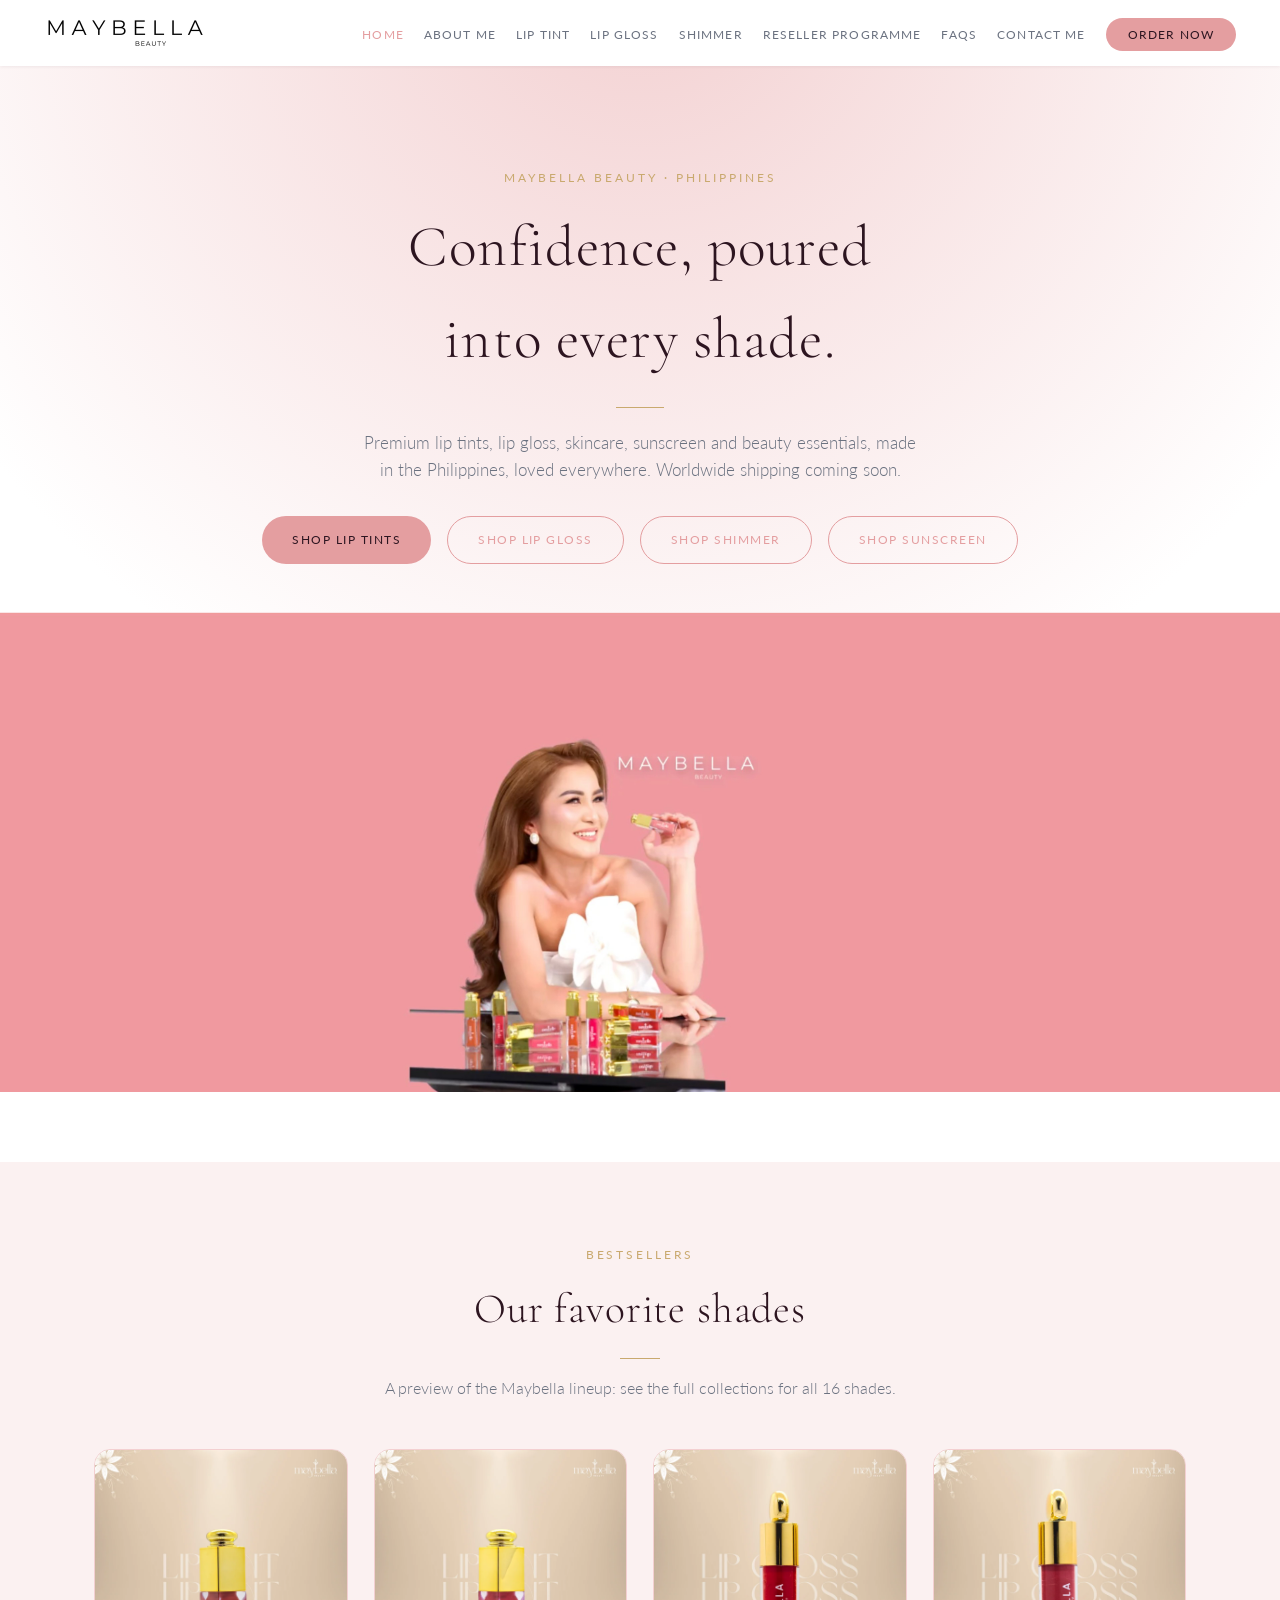
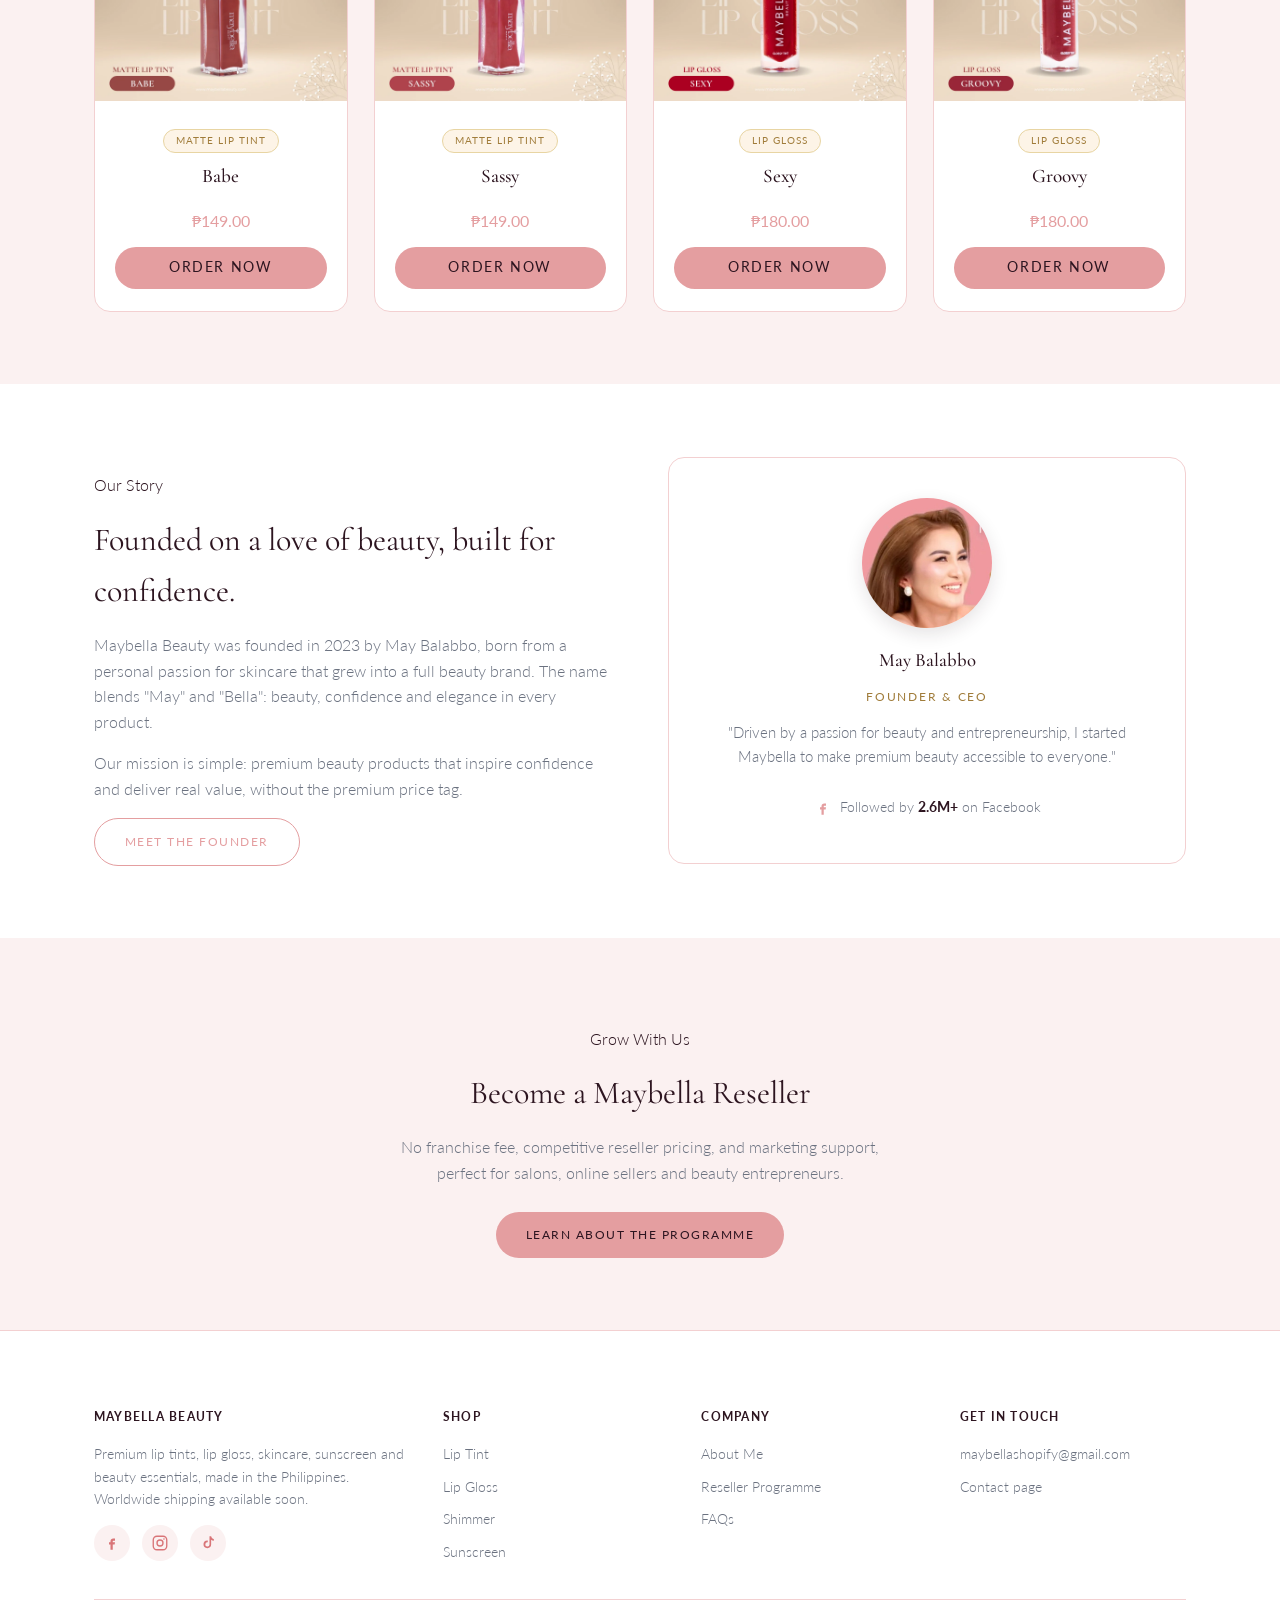
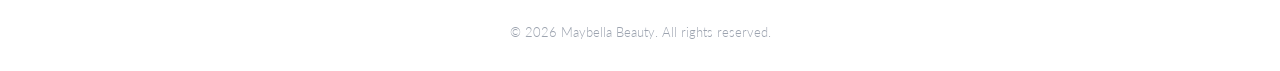
<file: index.html>
<!doctype html>
<html lang="en">
<head>
<meta charset="UTF-8">
<meta name="viewport" content="width=device-width, initial-scale=1, viewport-fit=cover">
<title>Maybella Beauty · Premium Lip Tints & Lip Gloss, Philippines</title>
<meta name="description" content="Shop premium matte lip tints, lip gloss and beauty essentials from Maybella Beauty, a Philippine beauty brand. Order via Messenger or GCash.">
<link rel="preconnect" href="https://fonts.googleapis.com">
<link rel="preconnect" href="https://fonts.gstatic.com" crossorigin>
<link href="https://fonts.googleapis.com/css2?family=Cormorant+Garamond:ital,wght@0,300;0,400;0,500;0,600;1,300;1,400&family=Lato:wght@300;400;700&display=swap" rel="stylesheet">
<link rel="icon" href="assets/favicon.ico" sizes="any">
<link rel="icon" href="assets/favicon.png" type="image/png">
<link rel="apple-touch-icon" href="assets/apple-touch-icon.png">
<link rel="stylesheet" href="style.css">
</head>
<body>

<header class="site-header">
  <div class="nav-inner">
    <a href="index.html" class="logo"><img src="assets/logo.webp" alt="Maybella Beauty"></a>
    <button class="menu-toggle" aria-label="Menu">☰</button>
    <nav class="main-nav">
      <ul>
        <li><a href="index.html">Home</a></li>
        <li><a href="about.html">About Me</a></li>
        <li><a href="lip-tints.html">Lip Tint</a></li>
        <li><a href="lip-gloss.html">Lip Gloss</a></li>
        <li><a href="shimmer.html">Shimmer</a></li>
        <li><a href="reseller.html">Reseller Programme</a></li>
        <li><a href="faq.html">FAQs</a></li>
        <li><a href="contact.html">Contact Me</a></li>
        <li><a href="contact.html" class="nav-cta">Order Now</a></li>
      </ul>
    </nav>
  </div>
</header>

<section class="hero">
  <div class="container">
    <p class="eyebrow">Maybella Beauty · Philippines</p>
    <h1>Confidence, poured<br>into every shade.</h1>
    <p class="lead">Premium lip tints, lip gloss, skincare, sunscreen and beauty essentials, made in the Philippines, loved everywhere. Worldwide shipping coming soon.</p>
    <div class="hero-actions">
      <a href="lip-tints.html" class="btn btn-primary">Shop Lip Tints</a>
      <a href="lip-gloss.html" class="btn btn-outline">Shop Lip Gloss</a>
      <a href="shimmer.html" class="btn btn-outline">Shop Shimmer</a>
      <a href="lip-gloss.html#sunscreen-gel" class="btn btn-outline">Shop Sunscreen</a>
    </div>
  </div>
  <div class="hero-photo">
    <picture>
      <source media="(max-width: 600px)" srcset="assets/hero-may-mobile.jpg">
      <img src="assets/hero-may.jpg" alt="May Balabbo, founder of Maybella Beauty, holding a Maybella lip gloss">
    </picture>
  </div>
</section>

<section class="alt-bg">
  <div class="container">
    <div class="section-head">
      <p class="eyebrow">Bestsellers</p>
      <h2>Our favorite shades</h2>
      <p>A preview of the Maybella lineup: see the full collections for all 16 shades.</p>
    </div>
    <div class="product-grid">
      <div class="product-card">
        <div class="product-photo"><img src="assets/lip-tint/babe.webp" alt="Maybella Matte Lip Tint, Babe"></div>
        <div class="product-info">
          <p class="cat">Matte Lip Tint</p>
          <h3>Babe</h3>
          <p class="price">₱149.00</p>
          <a href="contact.html" class="btn btn-primary">Order Now</a>
        </div>
      </div>
      <div class="product-card">
        <div class="product-photo"><img src="assets/lip-tint/sassy.webp" alt="Maybella Matte Lip Tint, Sassy"></div>
        <div class="product-info">
          <p class="cat">Matte Lip Tint</p>
          <h3>Sassy</h3>
          <p class="price">₱149.00</p>
          <a href="contact.html" class="btn btn-primary">Order Now</a>
        </div>
      </div>
      <div class="product-card">
        <div class="product-photo"><img src="assets/lip-gloss/sexy.webp" alt="Maybella Lip Gloss, Sexy"></div>
        <div class="product-info">
          <p class="cat">Lip Gloss</p>
          <h3>Sexy</h3>
          <p class="price">₱180.00</p>
          <a href="contact.html" class="btn btn-primary">Order Now</a>
        </div>
      </div>
      <div class="product-card">
        <div class="product-photo"><img src="assets/lip-gloss/groovy.webp" alt="Maybella Lip Gloss, Groovy"></div>
        <div class="product-info">
          <p class="cat">Lip Gloss</p>
          <h3>Groovy</h3>
          <p class="price">₱180.00</p>
          <a href="contact.html" class="btn btn-primary">Order Now</a>
        </div>
      </div>
    </div>
  </div>
</section>

<section>
  <div class="container about-grid">
    <div>
      <p class="eyebrow">Our Story</p>
      <h2 style="font-family:var(--serif);font-size:2rem;margin:10px 0 16px;">Founded on a love of beauty, built for confidence.</h2>
      <p style="color:var(--ink-soft)">Maybella Beauty was founded in 2023 by May Balabbo, born from a personal passion for skincare that grew into a full beauty brand. The name blends "May" and "Bella": beauty, confidence and elegance in every product.</p>
      <p style="color:var(--ink-soft)">Our mission is simple: premium beauty products that inspire confidence and deliver real value, without the premium price tag.</p>
      <a href="about.html" class="btn btn-outline">Meet the Founder</a>
    </div>
    <div class="founder-card">
      <img class="founder-photo" src="assets/founder-may.jpg" alt="May Balabbo, founder of Maybella Beauty">
      <h3>May Balabbo</h3>
      <p class="role">Founder &amp; CEO</p>
      <p style="color:var(--ink-soft);font-size:0.92rem;">"Driven by a passion for beauty and entrepreneurship, I started Maybella to make premium beauty accessible to everyone."</p>
      <a href="https://www.facebook.com/profile.php?id=100089975888895" target="_blank" rel="noopener" style="display:inline-flex;align-items:center;gap:8px;margin-top:14px;font-size:0.85rem;color:var(--ink-soft);text-decoration:none;">
        <svg width="18" height="18" viewBox="0 0 24 24" fill="currentColor" aria-hidden="true" style="color:var(--rose);flex-shrink:0;"><path d="M13.5 9H16V6h-2.5C11.6 6 10 7.6 10 9.5V11H8v3h2v7h3v-7h2.5l.5-3H13v-1.2c0-.5.3-.8.8-.8Z"/></svg>
        <span>Followed by <strong style="color:var(--ink);">2.6M+</strong> on Facebook</span>
      </a>
    </div>
  </div>
</section>

<section class="alt-bg">
  <div class="container" style="text-align:center;">
    <p class="eyebrow">Grow With Us</p>
    <h2 style="font-family:var(--serif);font-size:2rem;margin:10px 0 16px;">Become a Maybella Reseller</h2>
    <p style="color:var(--ink-soft);max-width:520px;margin:0 auto 26px;">No franchise fee, competitive reseller pricing, and marketing support, perfect for salons, online sellers and beauty entrepreneurs.</p>
    <a href="reseller.html" class="btn btn-primary">Learn About the Programme</a>
  </div>
</section>

<footer>
  <div class="container">
    <div class="footer-grid">
      <div>
        <h5>Maybella Beauty</h5>
        <p>Premium lip tints, lip gloss, skincare, sunscreen and beauty essentials, made in the Philippines. Worldwide shipping available soon.</p>
        <div class="footer-social">
          <a href="https://www.facebook.com/profile.php?id=100089975888895" aria-label="Facebook"><svg viewBox="0 0 24 24" fill="currentColor" aria-hidden="true"><path d="M13.5 9H16V6h-2.5C11.6 6 10 7.6 10 9.5V11H8v3h2v7h3v-7h2.5l.5-3H13v-1.2c0-.5.3-.8.8-.8Z"/></svg></a>
          <a href="https://www.instagram.com/maybellabeauty/" aria-label="Instagram"><svg viewBox="0 0 24 24" fill="none" stroke="currentColor" stroke-width="1.8" aria-hidden="true"><rect x="3" y="3" width="18" height="18" rx="5"/><circle cx="12" cy="12" r="4"/><circle cx="17.3" cy="6.7" r="1.1" fill="currentColor" stroke="none"/></svg></a>
          <a href="https://www.tiktok.com/@maybellasignature" target="_blank" rel="noopener" aria-label="TikTok"><svg viewBox="0 0 24 24" fill="currentColor" aria-hidden="true"><path d="M14 3h2.2c.3 1.9 1.8 3.4 3.6 3.6v2.3a5.8 5.8 0 0 1-3.6-1.3v6.2a5.1 5.1 0 1 1-5.1-5.1c.2 0 .4 0 .6.1v2.3a2.8 2.8 0 1 0 2.3 2.8V3Z"/></svg></a>
        </div>
      </div>
      <div>
        <h5>Shop</h5>
        <ul>
          <li><a href="lip-tints.html">Lip Tint</a></li>
          <li><a href="lip-gloss.html">Lip Gloss</a></li>
          <li><a href="shimmer.html">Shimmer</a></li>
          <li><a href="lip-gloss.html#sunscreen-gel">Sunscreen</a></li>
        </ul>
      </div>
      <div>
        <h5>Company</h5>
        <ul>
          <li><a href="about.html">About Me</a></li>
          <li><a href="reseller.html">Reseller Programme</a></li>
          <li><a href="faq.html">FAQs</a></li>
        </ul>
      </div>
      <div>
        <h5>Get in Touch</h5>
        <ul>
          <li><a href="mailto:maybellashopify@gmail.com">maybellashopify@gmail.com</a></li>
          <li><a href="contact.html">Contact page</a></li>
        </ul>
      </div>
    </div>
    <div class="footer-bottom">
      © 2026 Maybella Beauty. All rights reserved.
    </div>
  </div>
</footer>

<script src="script.js"></script>
</body>
</html>
</file>
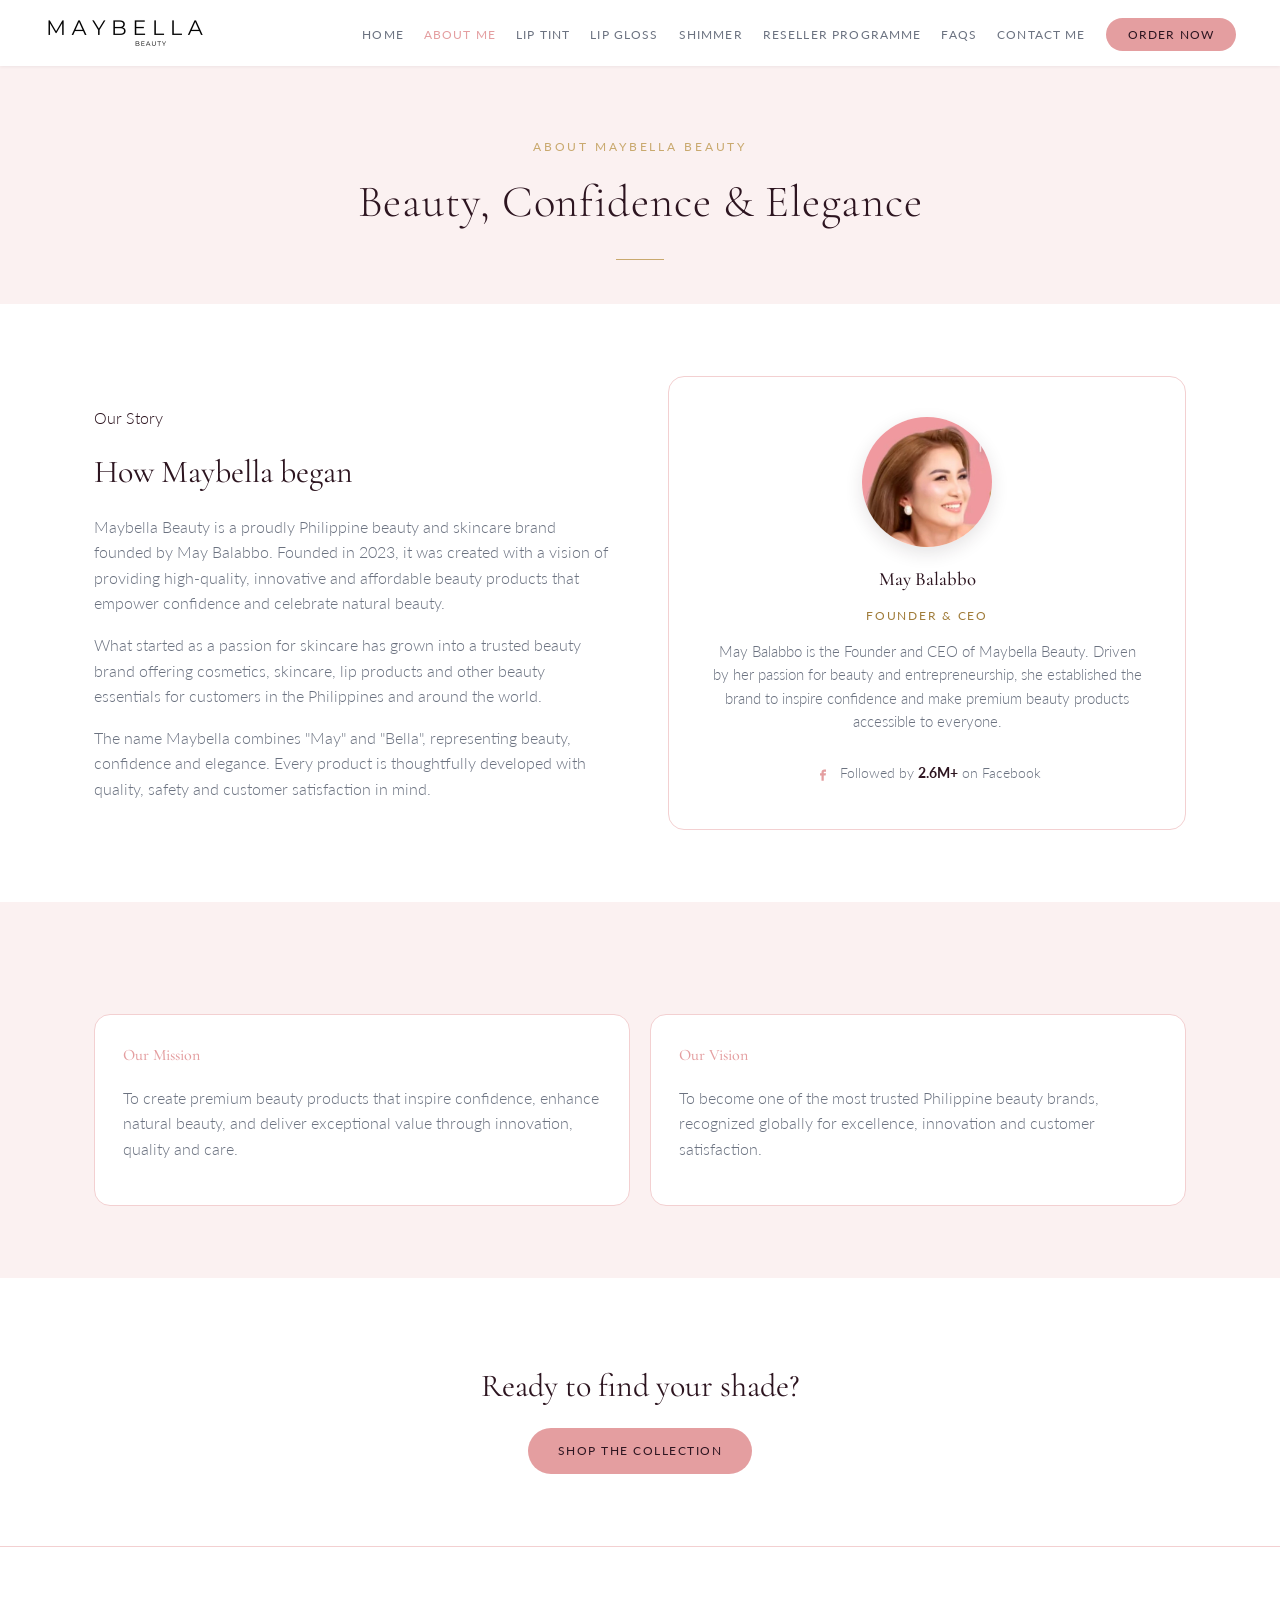
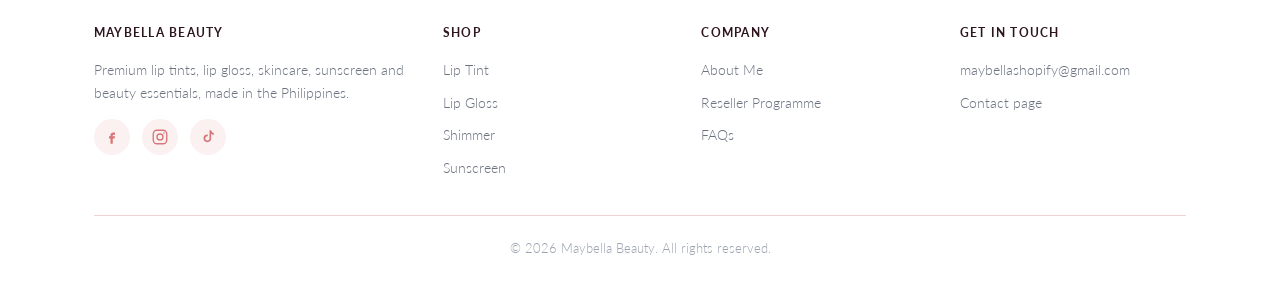
<file: about.html>
<!doctype html>
<html lang="en">
<head>
<meta charset="UTF-8">
<meta name="viewport" content="width=device-width, initial-scale=1, viewport-fit=cover">
<title>About Us · Maybella Beauty</title>
<meta name="description" content="Meet May Balabbo, founder of Maybella Beauty, and learn the story behind the brand.">
<link rel="preconnect" href="https://fonts.googleapis.com">
<link rel="preconnect" href="https://fonts.gstatic.com" crossorigin>
<link href="https://fonts.googleapis.com/css2?family=Cormorant+Garamond:ital,wght@0,300;0,400;0,500;0,600;1,300;1,400&family=Lato:wght@300;400;700&display=swap" rel="stylesheet">
<link rel="icon" href="assets/favicon.ico" sizes="any">
<link rel="icon" href="assets/favicon.png" type="image/png">
<link rel="apple-touch-icon" href="assets/apple-touch-icon.png">
<link rel="stylesheet" href="style.css">
</head>
<body>

<header class="site-header">
  <div class="nav-inner">
    <a href="index.html" class="logo"><img src="assets/logo.webp" alt="Maybella Beauty"></a>
    <button class="menu-toggle" aria-label="Menu">☰</button>
    <nav class="main-nav">
      <ul>
        <li><a href="index.html">Home</a></li>
        <li><a href="about.html">About Me</a></li>
        <li><a href="lip-tints.html">Lip Tint</a></li>
        <li><a href="lip-gloss.html">Lip Gloss</a></li>
        <li><a href="shimmer.html">Shimmer</a></li>
        <li><a href="reseller.html">Reseller Programme</a></li>
        <li><a href="faq.html">FAQs</a></li>
        <li><a href="contact.html">Contact Me</a></li>
        <li><a href="contact.html" class="nav-cta">Order Now</a></li>
      </ul>
    </nav>
  </div>
</header>

<div class="page-hero">
  <div class="container">
    <p class="eyebrow">About Maybella Beauty</p>
    <h1>Beauty, Confidence &amp; Elegance</h1>
  </div>
</div>

<section>
  <div class="container about-grid">
    <div class="founder-card" style="order:2;">
      <img class="founder-photo" src="assets/founder-may.jpg" alt="May Balabbo, founder of Maybella Beauty">
      <h3>May Balabbo</h3>
      <p class="role">Founder &amp; CEO</p>
      <p style="color:var(--ink-soft);font-size:0.92rem;">May Balabbo is the Founder and CEO of Maybella Beauty. Driven by her passion for beauty and entrepreneurship, she established the brand to inspire confidence and make premium beauty products accessible to everyone.</p>
      <a href="https://www.facebook.com/profile.php?id=100089975888895" target="_blank" rel="noopener" style="display:inline-flex;align-items:center;gap:8px;margin-top:14px;font-size:0.85rem;color:var(--ink-soft);text-decoration:none;">
        <svg width="18" height="18" viewBox="0 0 24 24" fill="currentColor" aria-hidden="true" style="color:var(--rose);flex-shrink:0;"><path d="M13.5 9H16V6h-2.5C11.6 6 10 7.6 10 9.5V11H8v3h2v7h3v-7h2.5l.5-3H13v-1.2c0-.5.3-.8.8-.8Z"/></svg>
        <span>Followed by <strong style="color:var(--ink);">2.6M+</strong> on Facebook</span>
      </a>
    </div>
    <div>
      <p class="eyebrow">Our Story</p>
      <h2 style="font-family:var(--serif);font-size:2rem;margin:10px 0 16px;">How Maybella began</h2>
      <p style="color:var(--ink-soft)">Maybella Beauty is a proudly Philippine beauty and skincare brand founded by May Balabbo. Founded in 2023, it was created with a vision of providing high-quality, innovative and affordable beauty products that empower confidence and celebrate natural beauty.</p>
      <p style="color:var(--ink-soft)">What started as a passion for skincare has grown into a trusted beauty brand offering cosmetics, skincare, lip products and other beauty essentials for customers in the Philippines and around the world.</p>
      <p style="color:var(--ink-soft)">The name Maybella combines "May" and "Bella", representing beauty, confidence and elegance. Every product is thoughtfully developed with quality, safety and customer satisfaction in mind.</p>
    </div>
  </div>
</section>

<section class="alt-bg">
  <div class="container">
    <div class="mv-cards">
      <div class="mv-card">
        <h4>Our Mission</h4>
        <p style="color:var(--ink-soft)">To create premium beauty products that inspire confidence, enhance natural beauty, and deliver exceptional value through innovation, quality and care.</p>
      </div>
      <div class="mv-card">
        <h4>Our Vision</h4>
        <p style="color:var(--ink-soft)">To become one of the most trusted Philippine beauty brands, recognized globally for excellence, innovation and customer satisfaction.</p>
      </div>
    </div>
  </div>
</section>

<section style="text-align:center;">
  <div class="container">
    <h2 style="font-family:var(--serif);font-size:2rem;margin:10px 0 16px;">Ready to find your shade?</h2>
    <a href="lip-tints.html" class="btn btn-primary">Shop the Collection</a>
  </div>
</section>

<footer>
  <div class="container">
    <div class="footer-grid">
      <div>
        <h5>Maybella Beauty</h5>
        <p>Premium lip tints, lip gloss, skincare, sunscreen and beauty essentials, made in the Philippines.</p>
        <div class="footer-social">
          <a href="https://www.facebook.com/profile.php?id=100089975888895" aria-label="Facebook"><svg viewBox="0 0 24 24" fill="currentColor" aria-hidden="true"><path d="M13.5 9H16V6h-2.5C11.6 6 10 7.6 10 9.5V11H8v3h2v7h3v-7h2.5l.5-3H13v-1.2c0-.5.3-.8.8-.8Z"/></svg></a>
          <a href="https://www.instagram.com/maybellabeauty/" aria-label="Instagram"><svg viewBox="0 0 24 24" fill="none" stroke="currentColor" stroke-width="1.8" aria-hidden="true"><rect x="3" y="3" width="18" height="18" rx="5"/><circle cx="12" cy="12" r="4"/><circle cx="17.3" cy="6.7" r="1.1" fill="currentColor" stroke="none"/></svg></a>
          <a href="https://www.tiktok.com/@maybellasignature" target="_blank" rel="noopener" aria-label="TikTok"><svg viewBox="0 0 24 24" fill="currentColor" aria-hidden="true"><path d="M14 3h2.2c.3 1.9 1.8 3.4 3.6 3.6v2.3a5.8 5.8 0 0 1-3.6-1.3v6.2a5.1 5.1 0 1 1-5.1-5.1c.2 0 .4 0 .6.1v2.3a2.8 2.8 0 1 0 2.3 2.8V3Z"/></svg></a>
        </div>
      </div>
      <div>
        <h5>Shop</h5>
        <ul>
          <li><a href="lip-tints.html">Lip Tint</a></li>
          <li><a href="lip-gloss.html">Lip Gloss</a></li>
          <li><a href="shimmer.html">Shimmer</a></li>
          <li><a href="lip-gloss.html#sunscreen-gel">Sunscreen</a></li>
        </ul>
      </div>
      <div>
        <h5>Company</h5>
        <ul>
          <li><a href="about.html">About Me</a></li>
          <li><a href="reseller.html">Reseller Programme</a></li>
          <li><a href="faq.html">FAQs</a></li>
        </ul>
      </div>
      <div>
        <h5>Get in Touch</h5>
        <ul>
          <li><a href="mailto:maybellashopify@gmail.com">maybellashopify@gmail.com</a></li>
          <li><a href="contact.html">Contact page</a></li>
        </ul>
      </div>
    </div>
    <div class="footer-bottom">
      © 2026 Maybella Beauty. All rights reserved.
    </div>
  </div>
</footer>

<script src="script.js"></script>
</body>
</html>
</file>
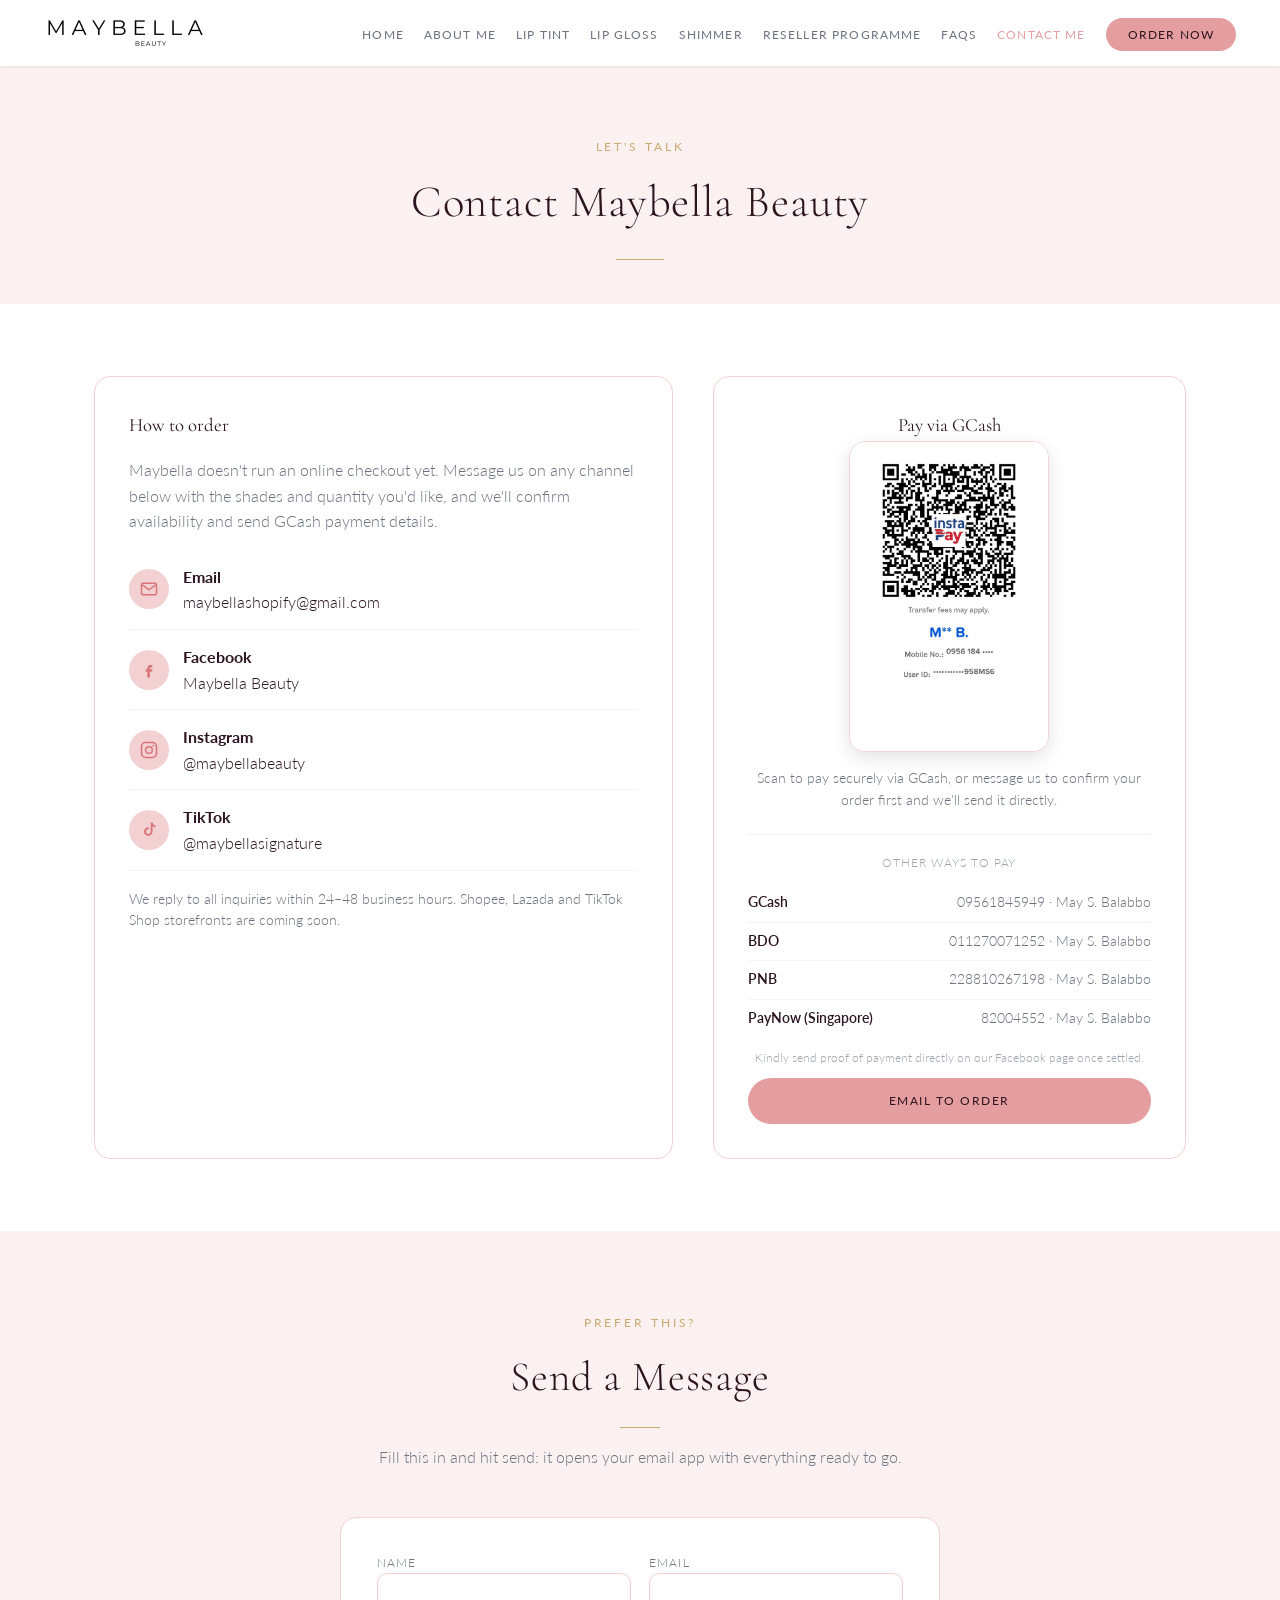
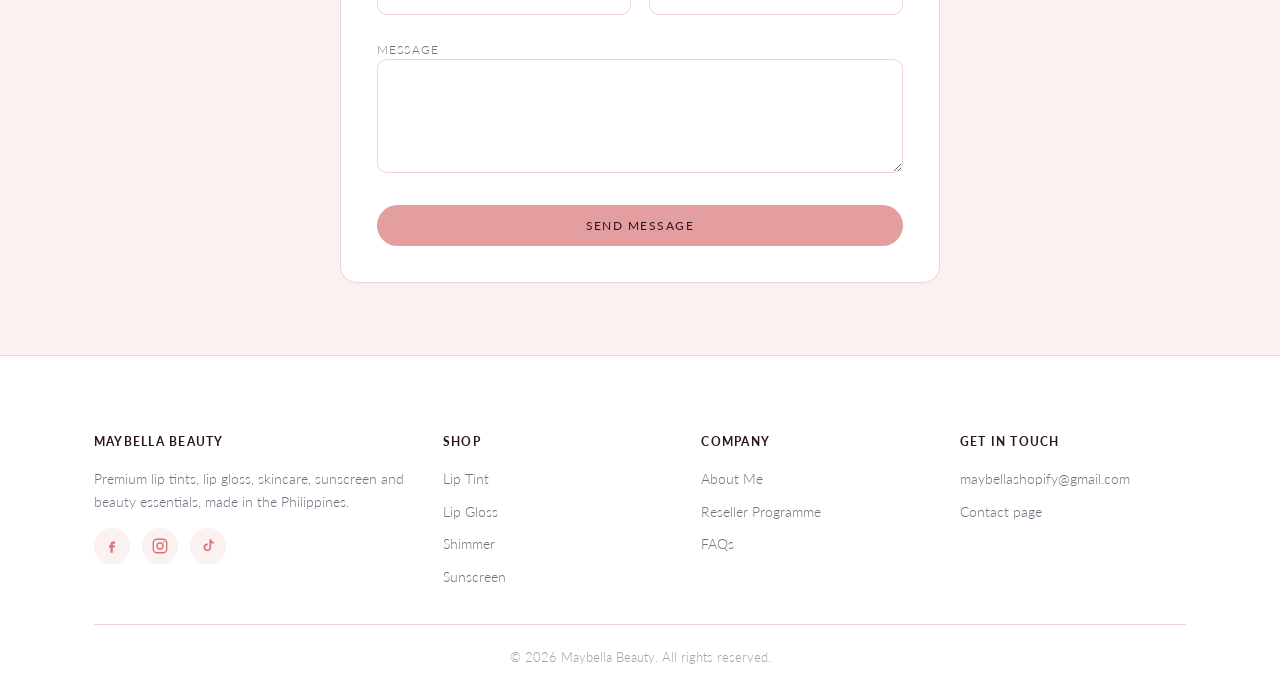
<file: contact.html>
<!doctype html>
<html lang="en">
<head>
<meta charset="UTF-8">
<meta name="viewport" content="width=device-width, initial-scale=1, viewport-fit=cover">
<title>Contact Us · Maybella Beauty</title>
<meta name="description" content="Contact Maybella Beauty to place an order, ask about the reseller programme, or send a collaboration inquiry.">
<link rel="preconnect" href="https://fonts.googleapis.com">
<link rel="preconnect" href="https://fonts.gstatic.com" crossorigin>
<link href="https://fonts.googleapis.com/css2?family=Cormorant+Garamond:ital,wght@0,300;0,400;0,500;0,600;1,300;1,400&family=Lato:wght@300;400;700&display=swap" rel="stylesheet">
<link rel="icon" href="assets/favicon.ico" sizes="any">
<link rel="icon" href="assets/favicon.png" type="image/png">
<link rel="apple-touch-icon" href="assets/apple-touch-icon.png">
<link rel="stylesheet" href="style.css">
</head>
<body>

<header class="site-header">
  <div class="nav-inner">
    <a href="index.html" class="logo"><img src="assets/logo.webp" alt="Maybella Beauty"></a>
    <button class="menu-toggle" aria-label="Menu">☰</button>
    <nav class="main-nav">
      <ul>
        <li><a href="index.html">Home</a></li>
        <li><a href="about.html">About Me</a></li>
        <li><a href="lip-tints.html">Lip Tint</a></li>
        <li><a href="lip-gloss.html">Lip Gloss</a></li>
        <li><a href="shimmer.html">Shimmer</a></li>
        <li><a href="reseller.html">Reseller Programme</a></li>
        <li><a href="faq.html">FAQs</a></li>
        <li><a href="contact.html">Contact Me</a></li>
        <li><a href="contact.html" class="nav-cta">Order Now</a></li>
      </ul>
    </nav>
  </div>
</header>

<div class="page-hero">
  <div class="container">
    <p class="eyebrow">Let's Talk</p>
    <h1>Contact Maybella Beauty</h1>
  </div>
</div>

<section>
  <div class="container contact-grid">
    <div class="contact-card">
      <h3 style="font-family:var(--serif);margin-top:0;">How to order</h3>
      <p style="color:var(--ink-soft);">Maybella doesn't run an online checkout yet. Message us on any channel below with the shades and quantity you'd like, and we'll confirm availability and send GCash payment details.</p>

      <div class="contact-method"><span class="ic"><svg viewBox="0 0 24 24" fill="none" stroke="currentColor" stroke-width="1.8" aria-hidden="true"><rect x="3" y="5" width="18" height="14" rx="2"/><path d="m4 7 8 6 8-6"/></svg></span><div><strong>Email</strong><br><a href="mailto:maybellashopify@gmail.com">maybellashopify@gmail.com</a></div></div>
      <div class="contact-method"><span class="ic"><svg viewBox="0 0 24 24" fill="currentColor" aria-hidden="true"><path d="M13.5 9H16V6h-2.5C11.6 6 10 7.6 10 9.5V11H8v3h2v7h3v-7h2.5l.5-3H13v-1.2c0-.5.3-.8.8-.8Z"/></svg></span><div><strong>Facebook</strong><br><a href="https://www.facebook.com/profile.php?id=100089975888895" target="_blank" rel="noopener">Maybella Beauty</a></div></div>
      <div class="contact-method"><span class="ic"><svg viewBox="0 0 24 24" fill="none" stroke="currentColor" stroke-width="1.8" aria-hidden="true"><rect x="3" y="3" width="18" height="18" rx="5"/><circle cx="12" cy="12" r="4"/><circle cx="17.3" cy="6.7" r="1.1" fill="currentColor" stroke="none"/></svg></span><div><strong>Instagram</strong><br><a href="https://www.instagram.com/maybellabeauty/" target="_blank" rel="noopener">@maybellabeauty</a></div></div>
      <div class="contact-method"><span class="ic"><svg viewBox="0 0 24 24" fill="currentColor" aria-hidden="true"><path d="M14 3h2.2c.3 1.9 1.8 3.4 3.6 3.6v2.3a5.8 5.8 0 0 1-3.6-1.3v6.2a5.1 5.1 0 1 1-5.1-5.1c.2 0 .4 0 .6.1v2.3a2.8 2.8 0 1 0 2.3 2.8V3Z"/></svg></span><div><strong>TikTok</strong><br><a href="https://www.tiktok.com/@maybellasignature" target="_blank" rel="noopener">@maybellasignature</a></div></div>

      <p style="color:var(--ink-soft);font-size:0.85rem;margin-top:18px;">We reply to all inquiries within 24–48 business hours. Shopee, Lazada and TikTok Shop storefronts are coming soon.</p>
    </div>

    <div class="qr-card">
      <h3 style="font-family:var(--serif);margin-top:0;text-align:center;">Pay via GCash</h3>
      <img class="qr-box" src="assets/gcash-qr.png" alt="Maybella Beauty GCash QR code, M. Balabbo, mobile ending 0956 184">
      <p style="text-align:center;color:var(--ink-soft);font-size:0.85rem;">Scan to pay securely via GCash, or message us to confirm your order first and we'll send it directly.</p>

      <div class="payment-methods">
        <p class="payment-methods-label">Other ways to pay</p>
        <ul>
          <li><strong>GCash</strong><span>09561845949 · May S. Balabbo</span></li>
          <li><strong>BDO</strong><span>011270071252 · May S. Balabbo</span></li>
          <li><strong>PNB</strong><span>228810267198 · May S. Balabbo</span></li>
          <li><strong>PayNow (Singapore)</strong><span>82004552 · May S. Balabbo</span></li>
        </ul>
        <p class="payment-methods-note">Kindly send proof of payment directly on our Facebook page once settled.</p>
      </div>

      <div style="text-align:center;margin-top:10px;">
        <a href="mailto:maybellashopify@gmail.com?subject=Maybella%20Order" class="btn btn-primary" style="width:100%;">Email to Order</a>
      </div>
    </div>
  </div>
</section>

<section class="alt-bg">
  <div class="container">
    <div class="section-head">
      <p class="eyebrow">Prefer This?</p>
      <h2>Send a Message</h2>
      <p>Fill this in and hit send: it opens your email app with everything ready to go.</p>
    </div>
    <form class="contact-form" id="contactForm">
      <div class="form-row">
        <label>Name<input type="text" name="name" required></label>
        <label>Email<input type="email" name="email" required></label>
      </div>
      <label>Message<textarea name="message" rows="5" required></textarea></label>
      <button type="submit" class="btn btn-primary">Send Message</button>
    </form>
  </div>
</section>

<footer>
  <div class="container">
    <div class="footer-grid">
      <div>
        <h5>Maybella Beauty</h5>
        <p>Premium lip tints, lip gloss, skincare, sunscreen and beauty essentials, made in the Philippines.</p>
        <div class="footer-social">
          <a href="https://www.facebook.com/profile.php?id=100089975888895" aria-label="Facebook"><svg viewBox="0 0 24 24" fill="currentColor" aria-hidden="true"><path d="M13.5 9H16V6h-2.5C11.6 6 10 7.6 10 9.5V11H8v3h2v7h3v-7h2.5l.5-3H13v-1.2c0-.5.3-.8.8-.8Z"/></svg></a>
          <a href="https://www.instagram.com/maybellabeauty/" aria-label="Instagram"><svg viewBox="0 0 24 24" fill="none" stroke="currentColor" stroke-width="1.8" aria-hidden="true"><rect x="3" y="3" width="18" height="18" rx="5"/><circle cx="12" cy="12" r="4"/><circle cx="17.3" cy="6.7" r="1.1" fill="currentColor" stroke="none"/></svg></a>
          <a href="https://www.tiktok.com/@maybellasignature" target="_blank" rel="noopener" aria-label="TikTok"><svg viewBox="0 0 24 24" fill="currentColor" aria-hidden="true"><path d="M14 3h2.2c.3 1.9 1.8 3.4 3.6 3.6v2.3a5.8 5.8 0 0 1-3.6-1.3v6.2a5.1 5.1 0 1 1-5.1-5.1c.2 0 .4 0 .6.1v2.3a2.8 2.8 0 1 0 2.3 2.8V3Z"/></svg></a>
        </div>
      </div>
      <div>
        <h5>Shop</h5>
        <ul><li><a href="lip-tints.html">Lip Tint</a></li><li><a href="lip-gloss.html">Lip Gloss</a></li><li><a href="shimmer.html">Shimmer</a></li><li><a href="lip-gloss.html#sunscreen-gel">Sunscreen</a></li></ul>
      </div>
      <div>
        <h5>Company</h5>
        <ul><li><a href="about.html">About Me</a></li><li><a href="reseller.html">Reseller Programme</a></li><li><a href="faq.html">FAQs</a></li></ul>
      </div>
      <div>
        <h5>Get in Touch</h5>
        <ul><li><a href="mailto:maybellashopify@gmail.com">maybellashopify@gmail.com</a></li><li><a href="contact.html">Contact page</a></li></ul>
      </div>
    </div>
    <div class="footer-bottom">© 2026 Maybella Beauty. All rights reserved.</div>
  </div>
</footer>

<script src="script.js"></script>
</body>
</html>
</file>
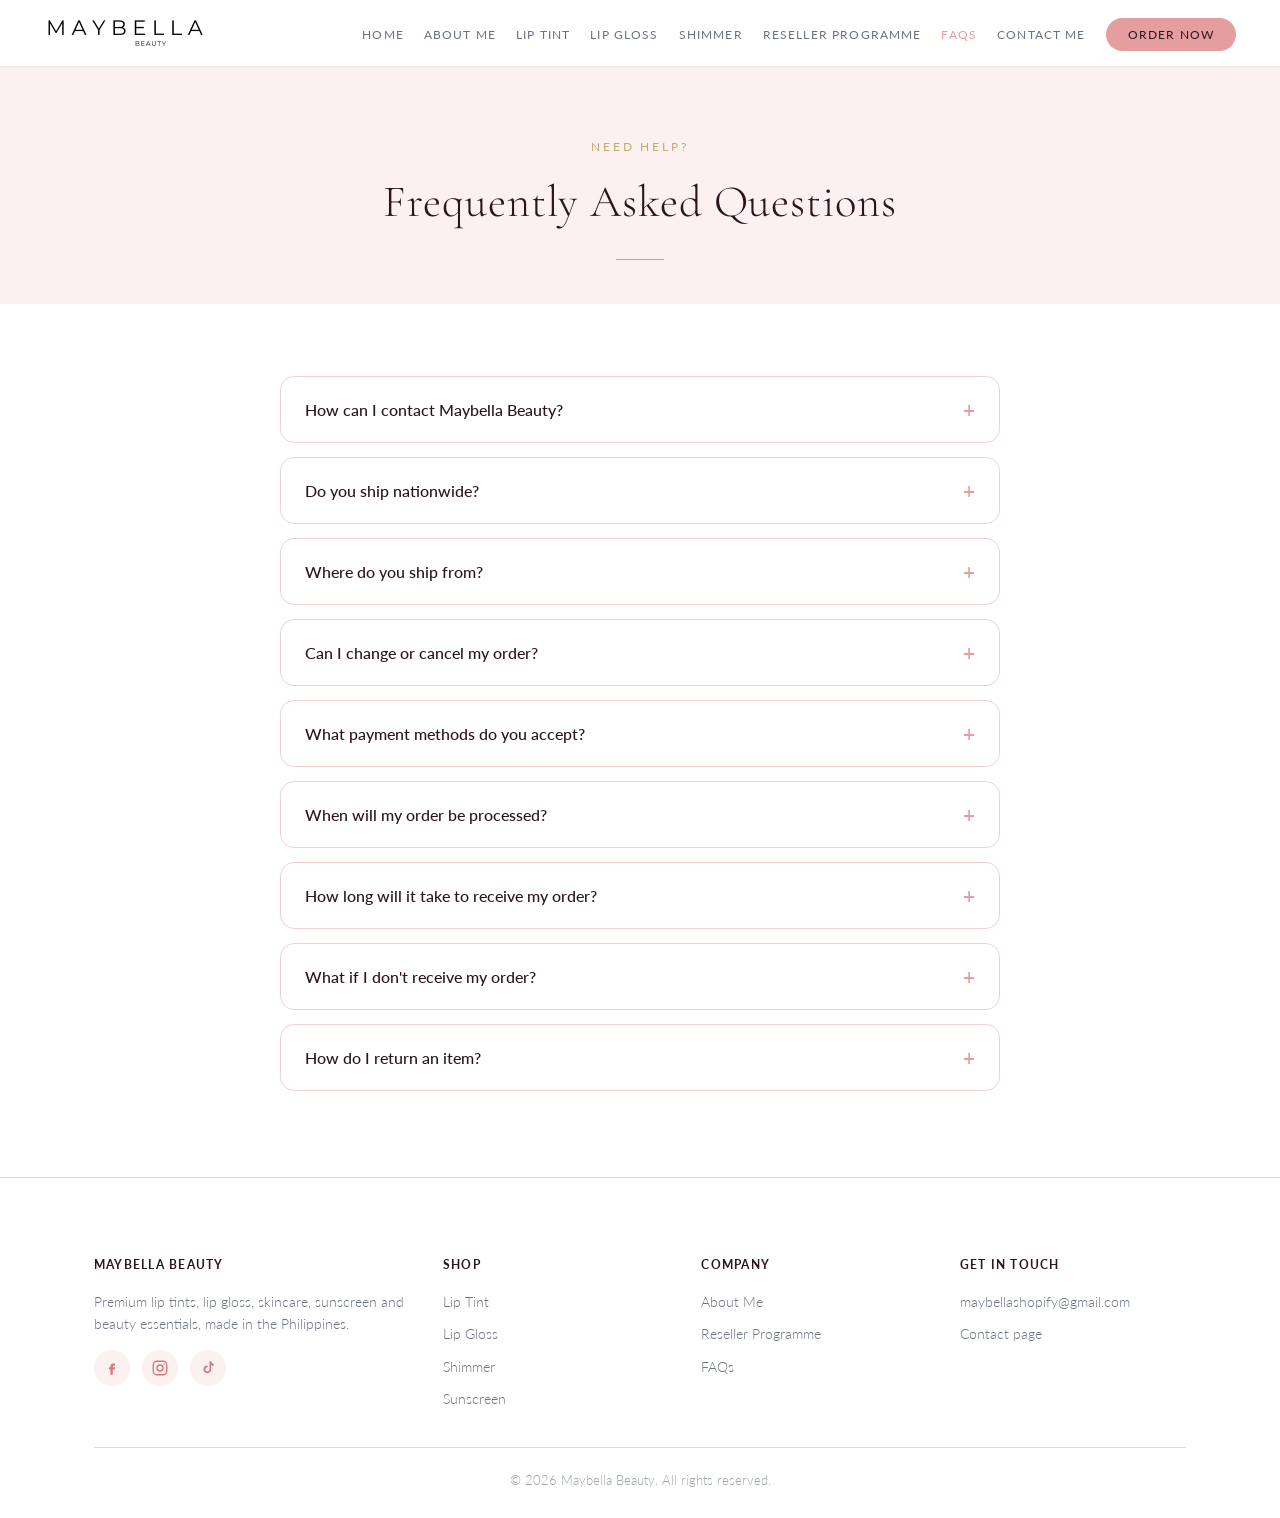
<file: faq.html>
<!doctype html>
<html lang="en">
<head>
<meta charset="UTF-8">
<meta name="viewport" content="width=device-width, initial-scale=1, viewport-fit=cover">
<title>FAQs · Maybella Beauty</title>
<meta name="description" content="Frequently asked questions about Maybella Beauty orders, shipping, payments and returns.">
<link rel="preconnect" href="https://fonts.googleapis.com">
<link rel="preconnect" href="https://fonts.gstatic.com" crossorigin>
<link href="https://fonts.googleapis.com/css2?family=Cormorant+Garamond:ital,wght@0,300;0,400;0,500;0,600;1,300;1,400&family=Lato:wght@300;400;700&display=swap" rel="stylesheet">
<link rel="icon" href="assets/favicon.ico" sizes="any">
<link rel="icon" href="assets/favicon.png" type="image/png">
<link rel="apple-touch-icon" href="assets/apple-touch-icon.png">
<link rel="stylesheet" href="style.css">
</head>
<body>

<header class="site-header">
  <div class="nav-inner">
    <a href="index.html" class="logo"><img src="assets/logo.webp" alt="Maybella Beauty"></a>
    <button class="menu-toggle" aria-label="Menu">☰</button>
    <nav class="main-nav">
      <ul>
        <li><a href="index.html">Home</a></li>
        <li><a href="about.html">About Me</a></li>
        <li><a href="lip-tints.html">Lip Tint</a></li>
        <li><a href="lip-gloss.html">Lip Gloss</a></li>
        <li><a href="shimmer.html">Shimmer</a></li>
        <li><a href="reseller.html">Reseller Programme</a></li>
        <li><a href="faq.html">FAQs</a></li>
        <li><a href="contact.html">Contact Me</a></li>
        <li><a href="contact.html" class="nav-cta">Order Now</a></li>
      </ul>
    </nav>
  </div>
</header>

<div class="page-hero">
  <div class="container">
    <p class="eyebrow">Need Help?</p>
    <h1>Frequently Asked Questions</h1>
  </div>
</div>

<section>
  <div class="container">
    <div class="faq-list">

      <div class="faq-item">
        <button class="faq-q">How can I contact Maybella Beauty? <span class="plus">+</span></button>
        <div class="faq-a"><p>Reach our team by email at maybellashopify@gmail.com or message us on Facebook or Instagram. We target a response time of 24–48 business hours.</p></div>
      </div>

      <div class="faq-item">
        <button class="faq-q">Do you ship nationwide? <span class="plus">+</span></button>
        <div class="faq-a"><p>Yes, we currently ship throughout the Philippines. International shipping will be available in the future.</p></div>
      </div>

      <div class="faq-item">
        <button class="faq-q">Where do you ship from? <span class="plus">+</span></button>
        <div class="faq-a"><p>All orders are carefully packed and shipped from our fulfillment location in the Philippines.</p></div>
      </div>

      <div class="faq-item">
        <button class="faq-q">Can I change or cancel my order? <span class="plus">+</span></button>
        <div class="faq-a"><p>Yes, as long as your order hasn't been processed or shipped yet. Message us right away and we'll do our best to help.</p></div>
      </div>

      <div class="faq-item">
        <button class="faq-q">What payment methods do you accept? <span class="plus">+</span></button>
        <div class="faq-a"><p>We currently accept GCash and bank transfer. Simply message us to place your order and we'll send you payment details and a GCash QR code to complete your purchase.</p></div>
      </div>

      <div class="faq-item">
        <button class="faq-q">When will my order be processed? <span class="plus">+</span></button>
        <div class="faq-a"><p>Orders are typically processed within 1–3 business days (Monday–Friday, excluding holidays).</p></div>
      </div>

      <div class="faq-item">
        <button class="faq-q">How long will it take to receive my order? <span class="plus">+</span></button>
        <div class="faq-a"><p>Most orders within the Philippines arrive within 3–7 business days after shipment, though this may extend during peak seasons.</p></div>
      </div>

      <div class="faq-item">
        <button class="faq-q">What if I don't receive my order? <span class="plus">+</span></button>
        <div class="faq-a"><p>Please contact us if delivery exceeds the estimated timeframe and we'll investigate right away.</p></div>
      </div>

      <div class="faq-item">
        <button class="faq-q">How do I return an item? <span class="plus">+</span></button>
        <div class="faq-a"><p>Returns are only accepted for items that are incorrect, damaged or defective on arrival, within 7 days of receiving your order. Please include photos when you contact us.</p></div>
      </div>

    </div>
  </div>
</section>

<footer>
  <div class="container">
    <div class="footer-grid">
      <div>
        <h5>Maybella Beauty</h5>
        <p>Premium lip tints, lip gloss, skincare, sunscreen and beauty essentials, made in the Philippines.</p>
        <div class="footer-social">
          <a href="https://www.facebook.com/profile.php?id=100089975888895" aria-label="Facebook"><svg viewBox="0 0 24 24" fill="currentColor" aria-hidden="true"><path d="M13.5 9H16V6h-2.5C11.6 6 10 7.6 10 9.5V11H8v3h2v7h3v-7h2.5l.5-3H13v-1.2c0-.5.3-.8.8-.8Z"/></svg></a>
          <a href="https://www.instagram.com/maybellabeauty/" aria-label="Instagram"><svg viewBox="0 0 24 24" fill="none" stroke="currentColor" stroke-width="1.8" aria-hidden="true"><rect x="3" y="3" width="18" height="18" rx="5"/><circle cx="12" cy="12" r="4"/><circle cx="17.3" cy="6.7" r="1.1" fill="currentColor" stroke="none"/></svg></a>
          <a href="https://www.tiktok.com/@maybellasignature" target="_blank" rel="noopener" aria-label="TikTok"><svg viewBox="0 0 24 24" fill="currentColor" aria-hidden="true"><path d="M14 3h2.2c.3 1.9 1.8 3.4 3.6 3.6v2.3a5.8 5.8 0 0 1-3.6-1.3v6.2a5.1 5.1 0 1 1-5.1-5.1c.2 0 .4 0 .6.1v2.3a2.8 2.8 0 1 0 2.3 2.8V3Z"/></svg></a>
        </div>
      </div>
      <div>
        <h5>Shop</h5>
        <ul><li><a href="lip-tints.html">Lip Tint</a></li><li><a href="lip-gloss.html">Lip Gloss</a></li><li><a href="shimmer.html">Shimmer</a></li><li><a href="lip-gloss.html#sunscreen-gel">Sunscreen</a></li></ul>
      </div>
      <div>
        <h5>Company</h5>
        <ul><li><a href="about.html">About Me</a></li><li><a href="reseller.html">Reseller Programme</a></li><li><a href="faq.html">FAQs</a></li></ul>
      </div>
      <div>
        <h5>Get in Touch</h5>
        <ul><li><a href="mailto:maybellashopify@gmail.com">maybellashopify@gmail.com</a></li><li><a href="contact.html">Contact page</a></li></ul>
      </div>
    </div>
    <div class="footer-bottom">© 2026 Maybella Beauty. All rights reserved.</div>
  </div>
</footer>

<script src="script.js"></script>
</body>
</html>
</file>
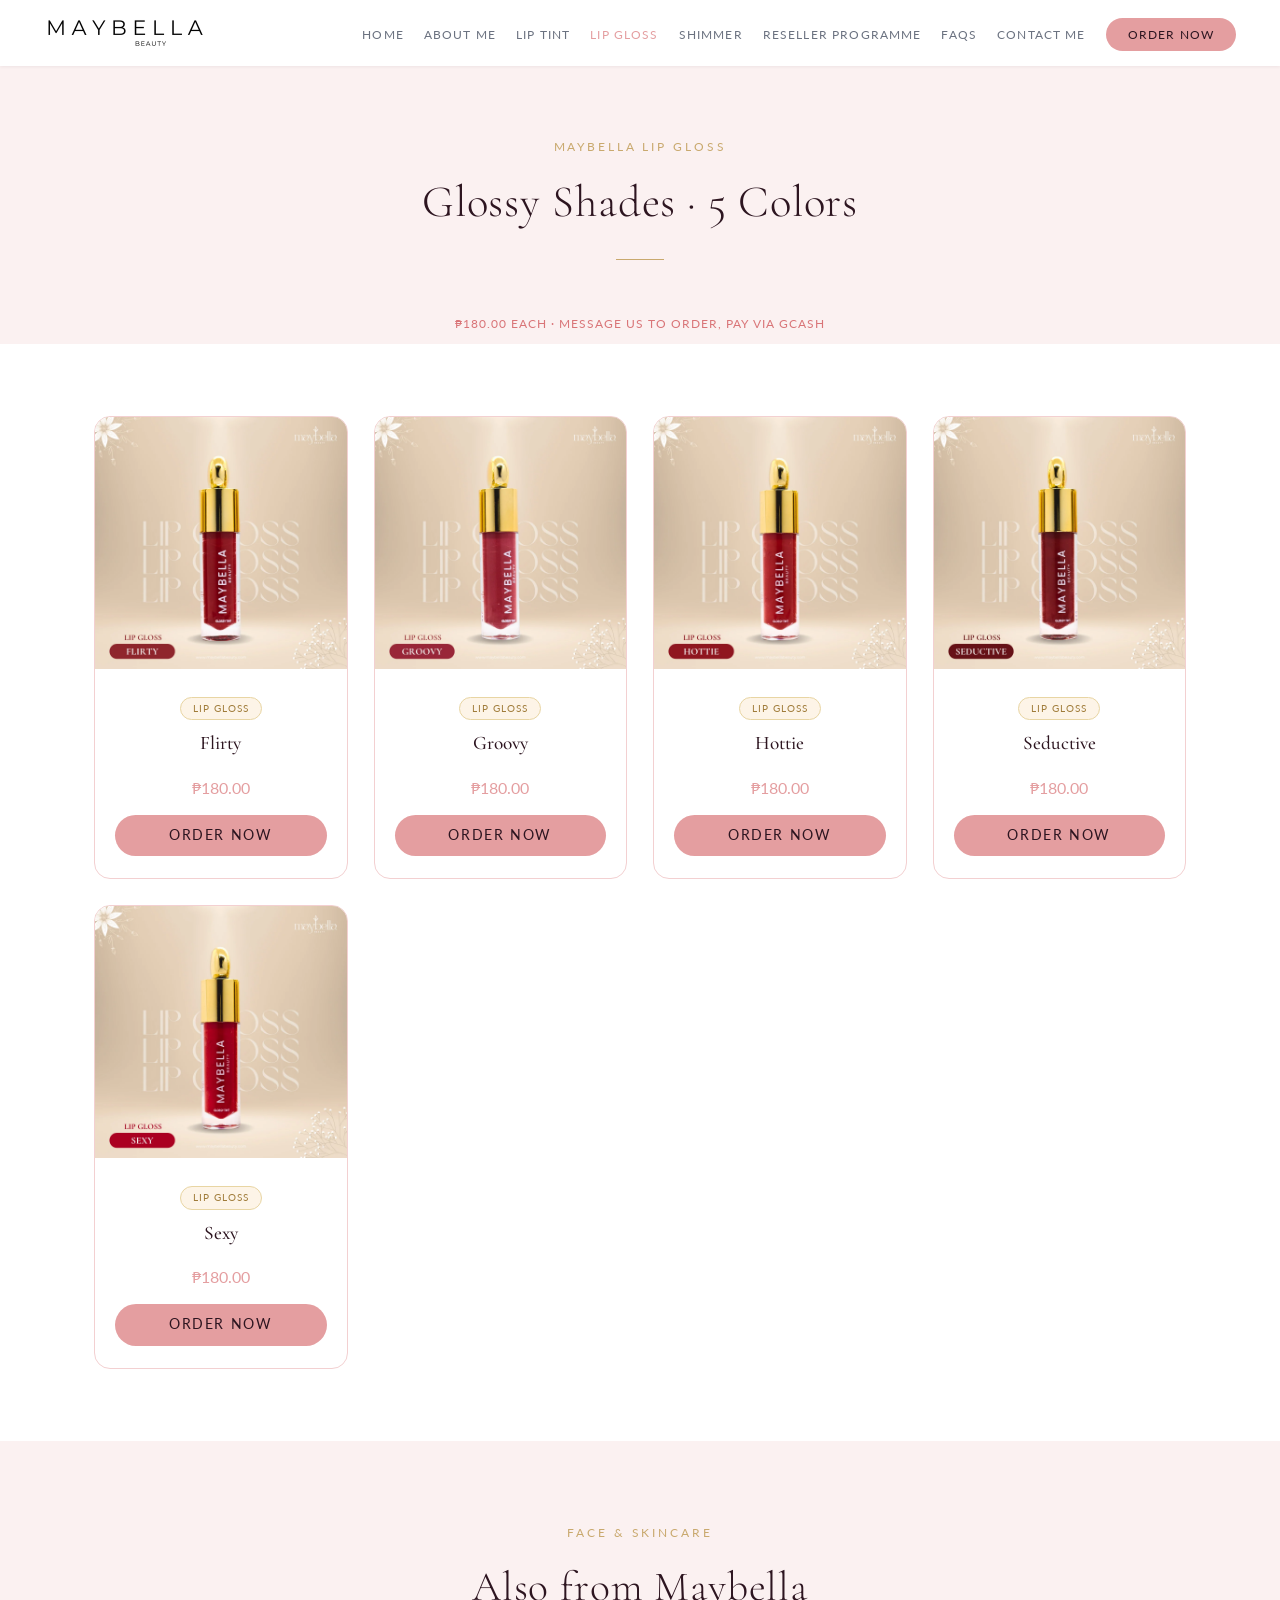
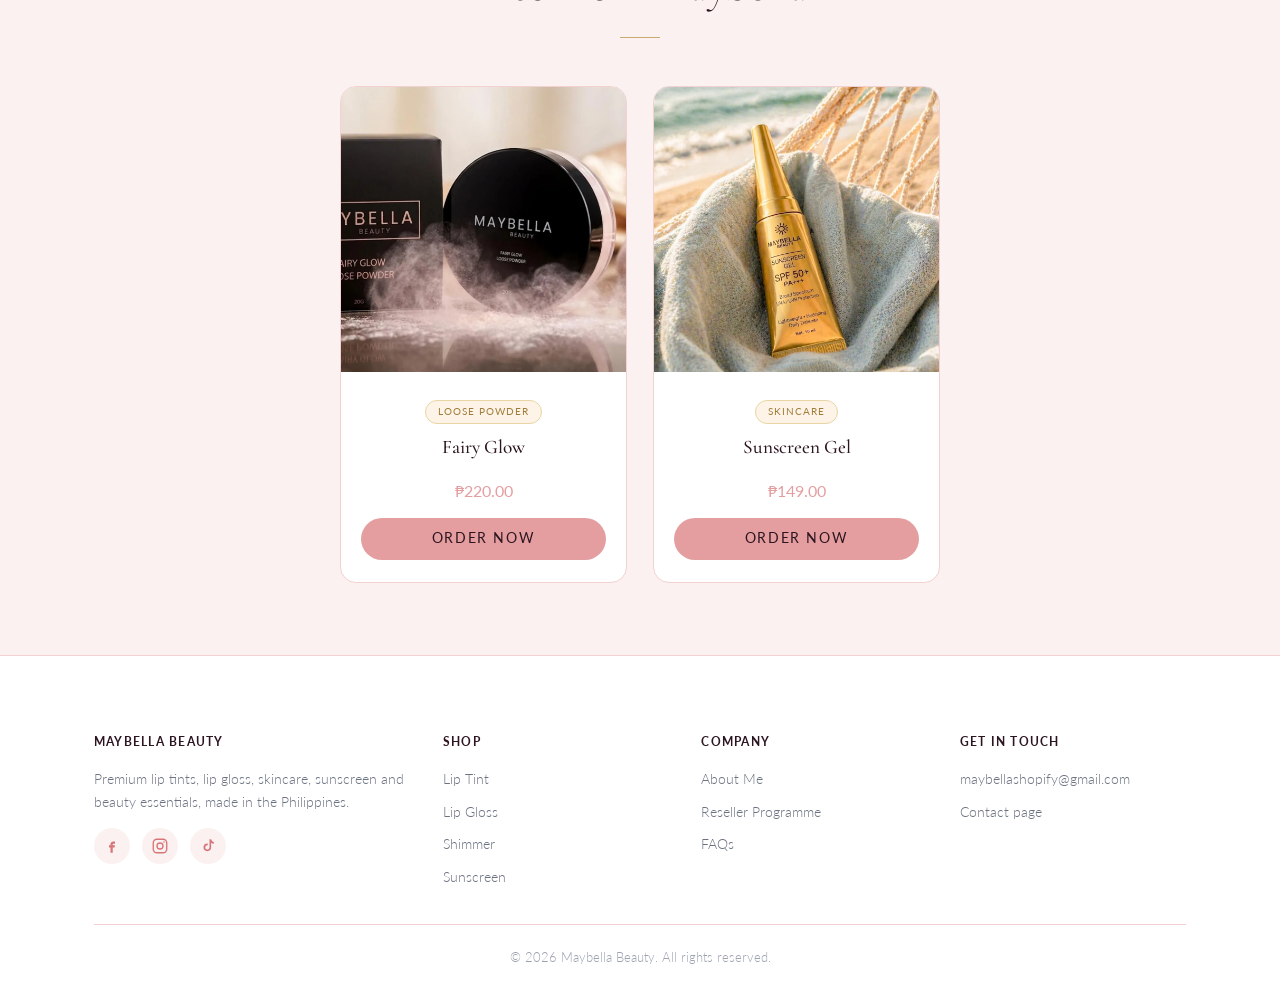
<file: lip-gloss.html>
<!doctype html>
<html lang="en">
<head>
<meta charset="UTF-8">
<meta name="viewport" content="width=device-width, initial-scale=1, viewport-fit=cover">
<title>Lip Gloss · Maybella Beauty</title>
<meta name="description" content="Shop 5 shades of Maybella lip gloss, ₱180 each, plus Fairy Glow loose powder. Order via Messenger or GCash.">
<link rel="preconnect" href="https://fonts.googleapis.com">
<link rel="preconnect" href="https://fonts.gstatic.com" crossorigin>
<link href="https://fonts.googleapis.com/css2?family=Cormorant+Garamond:ital,wght@0,300;0,400;0,500;0,600;1,300;1,400&family=Lato:wght@300;400;700&display=swap" rel="stylesheet">
<link rel="icon" href="assets/favicon.ico" sizes="any">
<link rel="icon" href="assets/favicon.png" type="image/png">
<link rel="apple-touch-icon" href="assets/apple-touch-icon.png">
<link rel="stylesheet" href="style.css">
</head>
<body>

<header class="site-header">
  <div class="nav-inner">
    <a href="index.html" class="logo"><img src="assets/logo.webp" alt="Maybella Beauty"></a>
    <button class="menu-toggle" aria-label="Menu">☰</button>
    <nav class="main-nav">
      <ul>
        <li><a href="index.html">Home</a></li>
        <li><a href="about.html">About Me</a></li>
        <li><a href="lip-tints.html">Lip Tint</a></li>
        <li><a href="lip-gloss.html">Lip Gloss</a></li>
        <li><a href="shimmer.html">Shimmer</a></li>
        <li><a href="reseller.html">Reseller Programme</a></li>
        <li><a href="faq.html">FAQs</a></li>
        <li><a href="contact.html">Contact Me</a></li>
        <li><a href="contact.html" class="nav-cta">Order Now</a></li>
      </ul>
    </nav>
  </div>
</header>

<div class="page-hero">
  <div class="container">
    <p class="eyebrow">Maybella Lip Gloss</p>
    <h1>Glossy Shades · 5 Colors</h1>
  </div>
</div>
<div class="banner-note">₱180.00 each · Message us to order, pay via GCash</div>

<section>
  <div class="container">
    <div class="product-grid">
      <div class="product-card">
        <div class="product-photo"><img src="assets/lip-gloss/flirty.webp" alt="Maybella Lip Gloss, Flirty"></div>
        <div class="product-info"><p class="cat">Lip Gloss</p><h3>Flirty</h3><p class="price">₱180.00</p><a href="contact.html" class="btn btn-primary">Order Now</a></div>
      </div>
      <div class="product-card">
        <div class="product-photo"><img src="assets/lip-gloss/groovy.webp" alt="Maybella Lip Gloss, Groovy"></div>
        <div class="product-info"><p class="cat">Lip Gloss</p><h3>Groovy</h3><p class="price">₱180.00</p><a href="contact.html" class="btn btn-primary">Order Now</a></div>
      </div>
      <div class="product-card">
        <div class="product-photo"><img src="assets/lip-gloss/hottie.webp" alt="Maybella Lip Gloss, Hottie"></div>
        <div class="product-info"><p class="cat">Lip Gloss</p><h3>Hottie</h3><p class="price">₱180.00</p><a href="contact.html" class="btn btn-primary">Order Now</a></div>
      </div>
      <div class="product-card">
        <div class="product-photo"><img src="assets/lip-gloss/seductive.webp" alt="Maybella Lip Gloss, Seductive"></div>
        <div class="product-info"><p class="cat">Lip Gloss</p><h3>Seductive</h3><p class="price">₱180.00</p><a href="contact.html" class="btn btn-primary">Order Now</a></div>
      </div>
      <div class="product-card">
        <div class="product-photo"><img src="assets/lip-gloss/sexy.webp" alt="Maybella Lip Gloss, Sexy"></div>
        <div class="product-info"><p class="cat">Lip Gloss</p><h3>Sexy</h3><p class="price">₱180.00</p><a href="contact.html" class="btn btn-primary">Order Now</a></div>
      </div>
    </div>
  </div>
</section>

<section class="alt-bg">
  <div class="container">
    <div class="section-head">
      <p class="eyebrow">Face &amp; Skincare</p>
      <h2>Also from Maybella</h2>
    </div>
    <div class="product-grid" style="max-width:600px;margin:0 auto;">
      <div class="product-card">
        <div class="product-photo"><img src="assets/fairy-glow-powder.webp" alt="Maybella Fairy Glow Loose Powder"></div>
        <div class="product-info"><p class="cat">Loose Powder</p><h3>Fairy Glow</h3><p class="price">₱220.00</p><a href="contact.html" class="btn btn-primary">Order Now</a></div>
      </div>
      <div class="product-card" id="sunscreen-gel">
        <div class="product-photo"><img src="assets/sunscreen-gel.webp" alt="Maybella Sunscreen Gel SPF 50+"></div>
        <div class="product-info"><p class="cat">Skincare</p><h3>Sunscreen Gel</h3><p class="price">₱149.00</p><a href="contact.html" class="btn btn-primary">Order Now</a></div>
      </div>
    </div>
  </div>
</section>

<footer>
  <div class="container">
    <div class="footer-grid">
      <div>
        <h5>Maybella Beauty</h5>
        <p>Premium lip tints, lip gloss, skincare, sunscreen and beauty essentials, made in the Philippines.</p>
        <div class="footer-social">
          <a href="https://www.facebook.com/profile.php?id=100089975888895" aria-label="Facebook"><svg viewBox="0 0 24 24" fill="currentColor" aria-hidden="true"><path d="M13.5 9H16V6h-2.5C11.6 6 10 7.6 10 9.5V11H8v3h2v7h3v-7h2.5l.5-3H13v-1.2c0-.5.3-.8.8-.8Z"/></svg></a>
          <a href="https://www.instagram.com/maybellabeauty/" aria-label="Instagram"><svg viewBox="0 0 24 24" fill="none" stroke="currentColor" stroke-width="1.8" aria-hidden="true"><rect x="3" y="3" width="18" height="18" rx="5"/><circle cx="12" cy="12" r="4"/><circle cx="17.3" cy="6.7" r="1.1" fill="currentColor" stroke="none"/></svg></a>
          <a href="https://www.tiktok.com/@maybellasignature" target="_blank" rel="noopener" aria-label="TikTok"><svg viewBox="0 0 24 24" fill="currentColor" aria-hidden="true"><path d="M14 3h2.2c.3 1.9 1.8 3.4 3.6 3.6v2.3a5.8 5.8 0 0 1-3.6-1.3v6.2a5.1 5.1 0 1 1-5.1-5.1c.2 0 .4 0 .6.1v2.3a2.8 2.8 0 1 0 2.3 2.8V3Z"/></svg></a>
        </div>
      </div>
      <div>
        <h5>Shop</h5>
        <ul><li><a href="lip-tints.html">Lip Tint</a></li><li><a href="lip-gloss.html">Lip Gloss</a></li><li><a href="shimmer.html">Shimmer</a></li><li><a href="lip-gloss.html#sunscreen-gel">Sunscreen</a></li></ul>
      </div>
      <div>
        <h5>Company</h5>
        <ul><li><a href="about.html">About Me</a></li><li><a href="reseller.html">Reseller Programme</a></li><li><a href="faq.html">FAQs</a></li></ul>
      </div>
      <div>
        <h5>Get in Touch</h5>
        <ul><li><a href="mailto:maybellashopify@gmail.com">maybellashopify@gmail.com</a></li><li><a href="contact.html">Contact page</a></li></ul>
      </div>
    </div>
    <div class="footer-bottom">© 2026 Maybella Beauty. All rights reserved.</div>
  </div>
</footer>

<script src="script.js"></script>
</body>
</html>
</file>
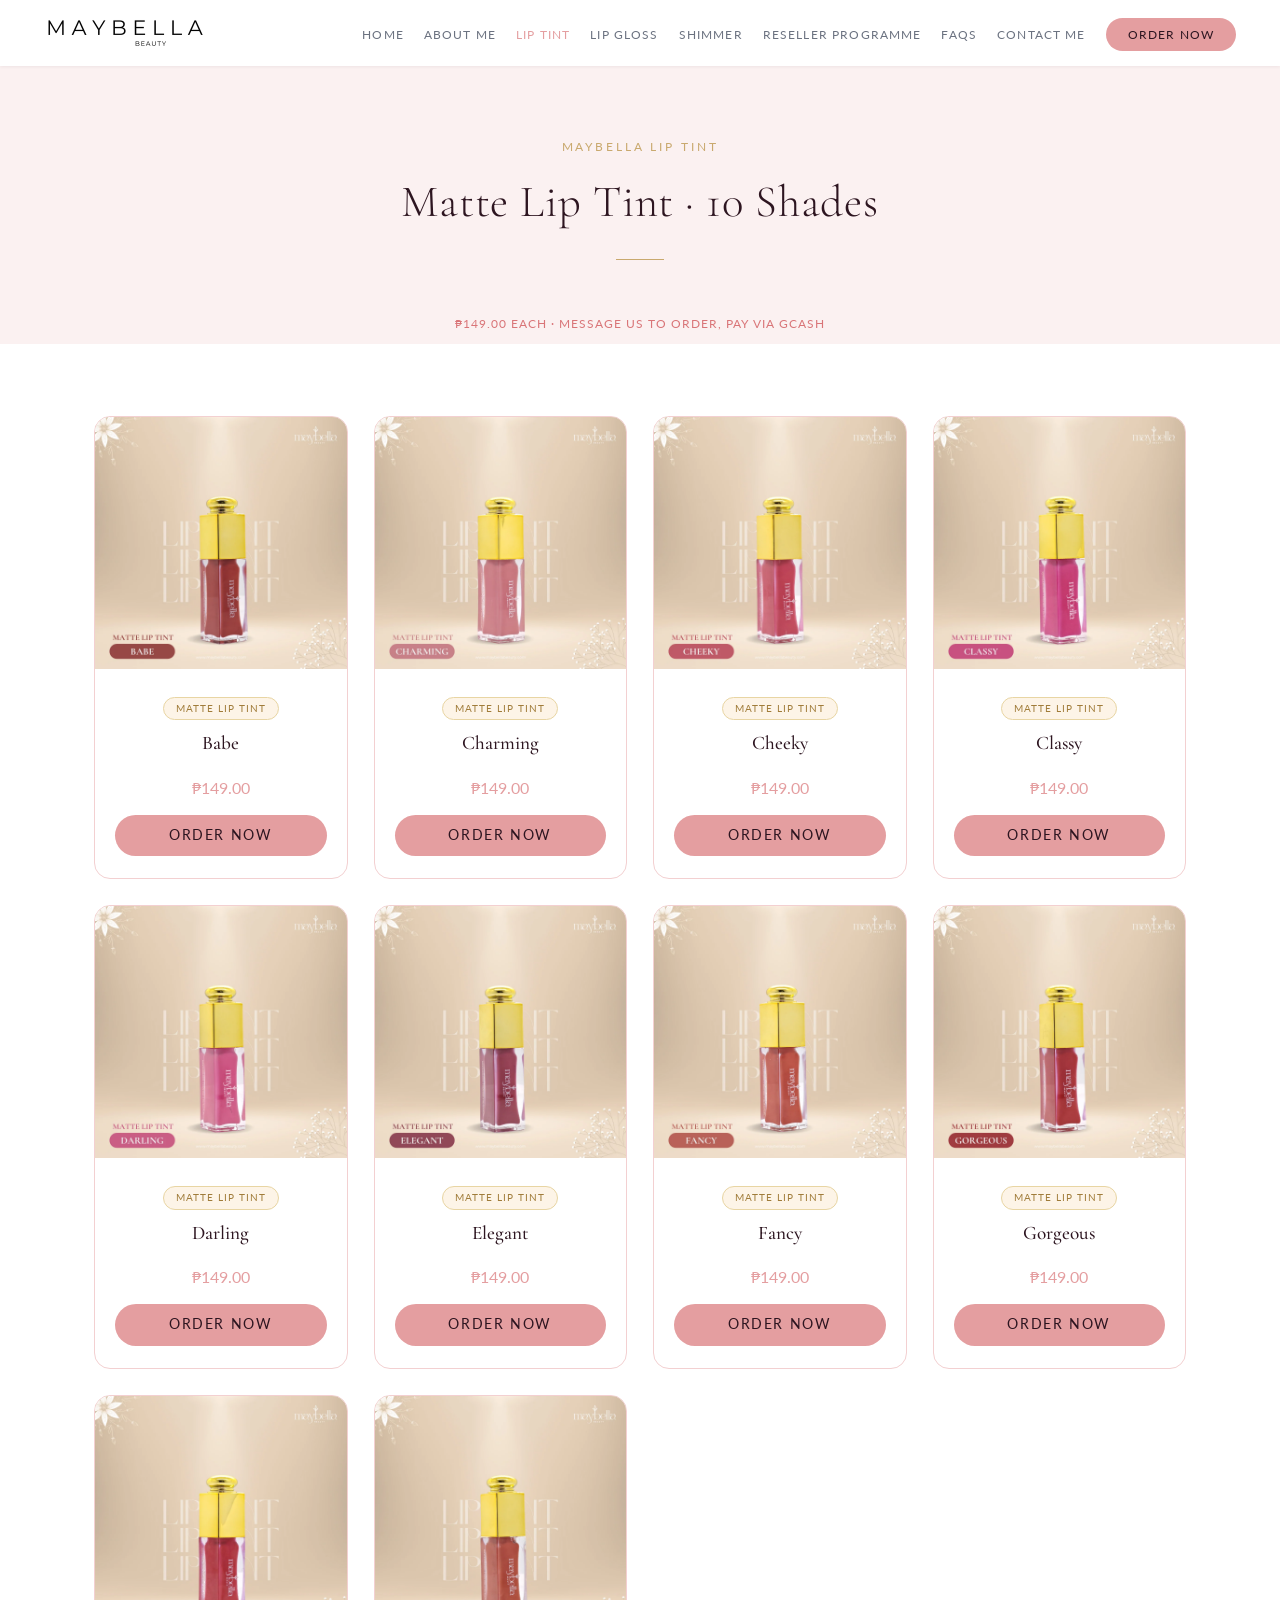
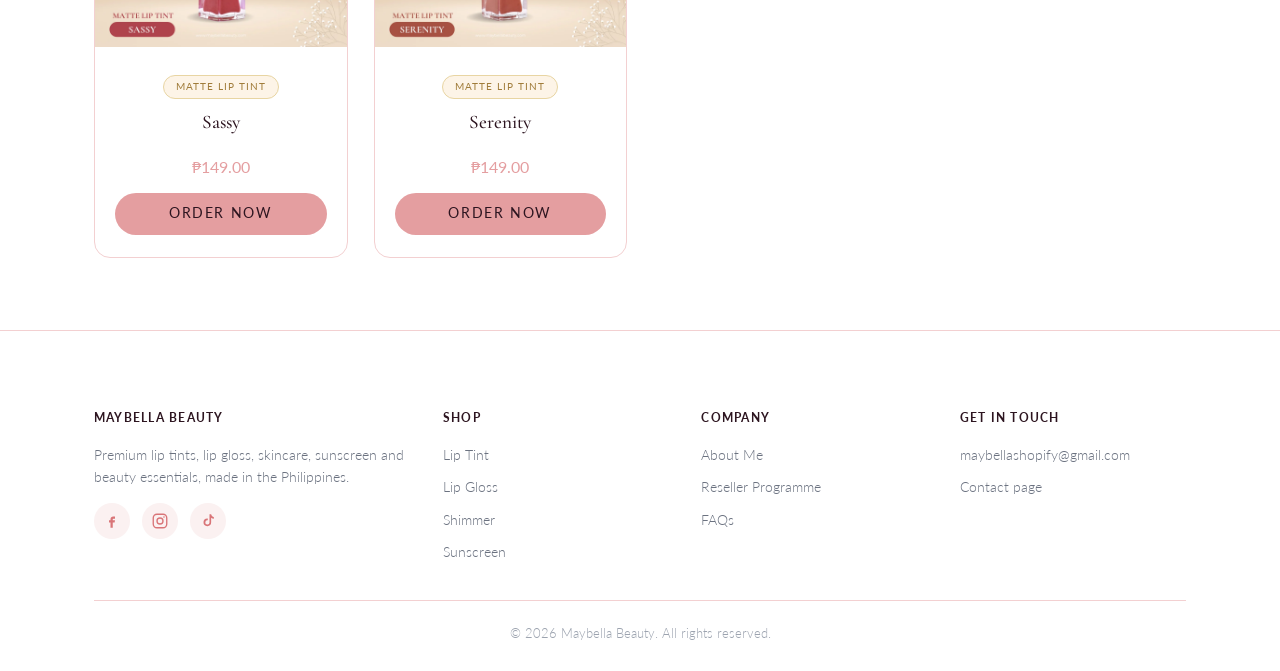
<file: lip-tints.html>
<!doctype html>
<html lang="en">
<head>
<meta charset="UTF-8">
<meta name="viewport" content="width=device-width, initial-scale=1, viewport-fit=cover">
<title>Matte Lip Tints · Maybella Beauty</title>
<meta name="description" content="Shop 10 shades of Maybella matte lip tint, ₱149 each. Order via Messenger or GCash.">
<link rel="preconnect" href="https://fonts.googleapis.com">
<link rel="preconnect" href="https://fonts.gstatic.com" crossorigin>
<link href="https://fonts.googleapis.com/css2?family=Cormorant+Garamond:ital,wght@0,300;0,400;0,500;0,600;1,300;1,400&family=Lato:wght@300;400;700&display=swap" rel="stylesheet">
<link rel="icon" href="assets/favicon.ico" sizes="any">
<link rel="icon" href="assets/favicon.png" type="image/png">
<link rel="apple-touch-icon" href="assets/apple-touch-icon.png">
<link rel="stylesheet" href="style.css">
</head>
<body>

<header class="site-header">
  <div class="nav-inner">
    <a href="index.html" class="logo"><img src="assets/logo.webp" alt="Maybella Beauty"></a>
    <button class="menu-toggle" aria-label="Menu">☰</button>
    <nav class="main-nav">
      <ul>
        <li><a href="index.html">Home</a></li>
        <li><a href="about.html">About Me</a></li>
        <li><a href="lip-tints.html">Lip Tint</a></li>
        <li><a href="lip-gloss.html">Lip Gloss</a></li>
        <li><a href="shimmer.html">Shimmer</a></li>
        <li><a href="reseller.html">Reseller Programme</a></li>
        <li><a href="faq.html">FAQs</a></li>
        <li><a href="contact.html">Contact Me</a></li>
        <li><a href="contact.html" class="nav-cta">Order Now</a></li>
      </ul>
    </nav>
  </div>
</header>

<div class="page-hero">
  <div class="container">
    <p class="eyebrow">Maybella Lip Tint</p>
    <h1>Matte Lip Tint · 10 Shades</h1>
  </div>
</div>
<div class="banner-note">₱149.00 each · Message us to order, pay via GCash</div>

<section>
  <div class="container">
    <div class="product-grid">

      <div class="product-card">
        <div class="product-photo"><img src="assets/lip-tint/babe.webp" alt="Maybella Matte Lip Tint, Babe"></div>
        <div class="product-info"><p class="cat">Matte Lip Tint</p><h3>Babe</h3><p class="price">₱149.00</p><a href="contact.html" class="btn btn-primary">Order Now</a></div>
      </div>
      <div class="product-card">
        <div class="product-photo"><img src="assets/lip-tint/charming.webp" alt="Maybella Matte Lip Tint, Charming"></div>
        <div class="product-info"><p class="cat">Matte Lip Tint</p><h3>Charming</h3><p class="price">₱149.00</p><a href="contact.html" class="btn btn-primary">Order Now</a></div>
      </div>
      <div class="product-card">
        <div class="product-photo"><img src="assets/lip-tint/cheeky.webp" alt="Maybella Matte Lip Tint, Cheeky"></div>
        <div class="product-info"><p class="cat">Matte Lip Tint</p><h3>Cheeky</h3><p class="price">₱149.00</p><a href="contact.html" class="btn btn-primary">Order Now</a></div>
      </div>
      <div class="product-card">
        <div class="product-photo"><img src="assets/lip-tint/classy.webp" alt="Maybella Matte Lip Tint, Classy"></div>
        <div class="product-info"><p class="cat">Matte Lip Tint</p><h3>Classy</h3><p class="price">₱149.00</p><a href="contact.html" class="btn btn-primary">Order Now</a></div>
      </div>
      <div class="product-card">
        <div class="product-photo"><img src="assets/lip-tint/darling.webp" alt="Maybella Matte Lip Tint, Darling"></div>
        <div class="product-info"><p class="cat">Matte Lip Tint</p><h3>Darling</h3><p class="price">₱149.00</p><a href="contact.html" class="btn btn-primary">Order Now</a></div>
      </div>
      <div class="product-card">
        <div class="product-photo"><img src="assets/lip-tint/elegant.webp" alt="Maybella Matte Lip Tint, Elegant"></div>
        <div class="product-info"><p class="cat">Matte Lip Tint</p><h3>Elegant</h3><p class="price">₱149.00</p><a href="contact.html" class="btn btn-primary">Order Now</a></div>
      </div>
      <div class="product-card">
        <div class="product-photo"><img src="assets/lip-tint/fancy.webp" alt="Maybella Matte Lip Tint, Fancy"></div>
        <div class="product-info"><p class="cat">Matte Lip Tint</p><h3>Fancy</h3><p class="price">₱149.00</p><a href="contact.html" class="btn btn-primary">Order Now</a></div>
      </div>
      <div class="product-card">
        <div class="product-photo"><img src="assets/lip-tint/gorgeous.webp" alt="Maybella Matte Lip Tint, Gorgeous"></div>
        <div class="product-info"><p class="cat">Matte Lip Tint</p><h3>Gorgeous</h3><p class="price">₱149.00</p><a href="contact.html" class="btn btn-primary">Order Now</a></div>
      </div>
      <div class="product-card">
        <div class="product-photo"><img src="assets/lip-tint/sassy.webp" alt="Maybella Matte Lip Tint, Sassy"></div>
        <div class="product-info"><p class="cat">Matte Lip Tint</p><h3>Sassy</h3><p class="price">₱149.00</p><a href="contact.html" class="btn btn-primary">Order Now</a></div>
      </div>
      <div class="product-card">
        <div class="product-photo"><img src="assets/lip-tint/serenity.webp" alt="Maybella Matte Lip Tint, Serenity"></div>
        <div class="product-info"><p class="cat">Matte Lip Tint</p><h3>Serenity</h3><p class="price">₱149.00</p><a href="contact.html" class="btn btn-primary">Order Now</a></div>
      </div>

    </div>
  </div>
</section>

<footer>
  <div class="container">
    <div class="footer-grid">
      <div>
        <h5>Maybella Beauty</h5>
        <p>Premium lip tints, lip gloss, skincare, sunscreen and beauty essentials, made in the Philippines.</p>
        <div class="footer-social">
          <a href="https://www.facebook.com/profile.php?id=100089975888895" aria-label="Facebook"><svg viewBox="0 0 24 24" fill="currentColor" aria-hidden="true"><path d="M13.5 9H16V6h-2.5C11.6 6 10 7.6 10 9.5V11H8v3h2v7h3v-7h2.5l.5-3H13v-1.2c0-.5.3-.8.8-.8Z"/></svg></a>
          <a href="https://www.instagram.com/maybellabeauty/" aria-label="Instagram"><svg viewBox="0 0 24 24" fill="none" stroke="currentColor" stroke-width="1.8" aria-hidden="true"><rect x="3" y="3" width="18" height="18" rx="5"/><circle cx="12" cy="12" r="4"/><circle cx="17.3" cy="6.7" r="1.1" fill="currentColor" stroke="none"/></svg></a>
          <a href="https://www.tiktok.com/@maybellasignature" target="_blank" rel="noopener" aria-label="TikTok"><svg viewBox="0 0 24 24" fill="currentColor" aria-hidden="true"><path d="M14 3h2.2c.3 1.9 1.8 3.4 3.6 3.6v2.3a5.8 5.8 0 0 1-3.6-1.3v6.2a5.1 5.1 0 1 1-5.1-5.1c.2 0 .4 0 .6.1v2.3a2.8 2.8 0 1 0 2.3 2.8V3Z"/></svg></a>
        </div>
      </div>
      <div>
        <h5>Shop</h5>
        <ul><li><a href="lip-tints.html">Lip Tint</a></li><li><a href="lip-gloss.html">Lip Gloss</a></li><li><a href="shimmer.html">Shimmer</a></li><li><a href="lip-gloss.html#sunscreen-gel">Sunscreen</a></li></ul>
      </div>
      <div>
        <h5>Company</h5>
        <ul><li><a href="about.html">About Me</a></li><li><a href="reseller.html">Reseller Programme</a></li><li><a href="faq.html">FAQs</a></li></ul>
      </div>
      <div>
        <h5>Get in Touch</h5>
        <ul><li><a href="mailto:maybellashopify@gmail.com">maybellashopify@gmail.com</a></li><li><a href="contact.html">Contact page</a></li></ul>
      </div>
    </div>
    <div class="footer-bottom">© 2026 Maybella Beauty. All rights reserved.</div>
  </div>
</footer>

<script src="script.js"></script>
</body>
</html>
</file>
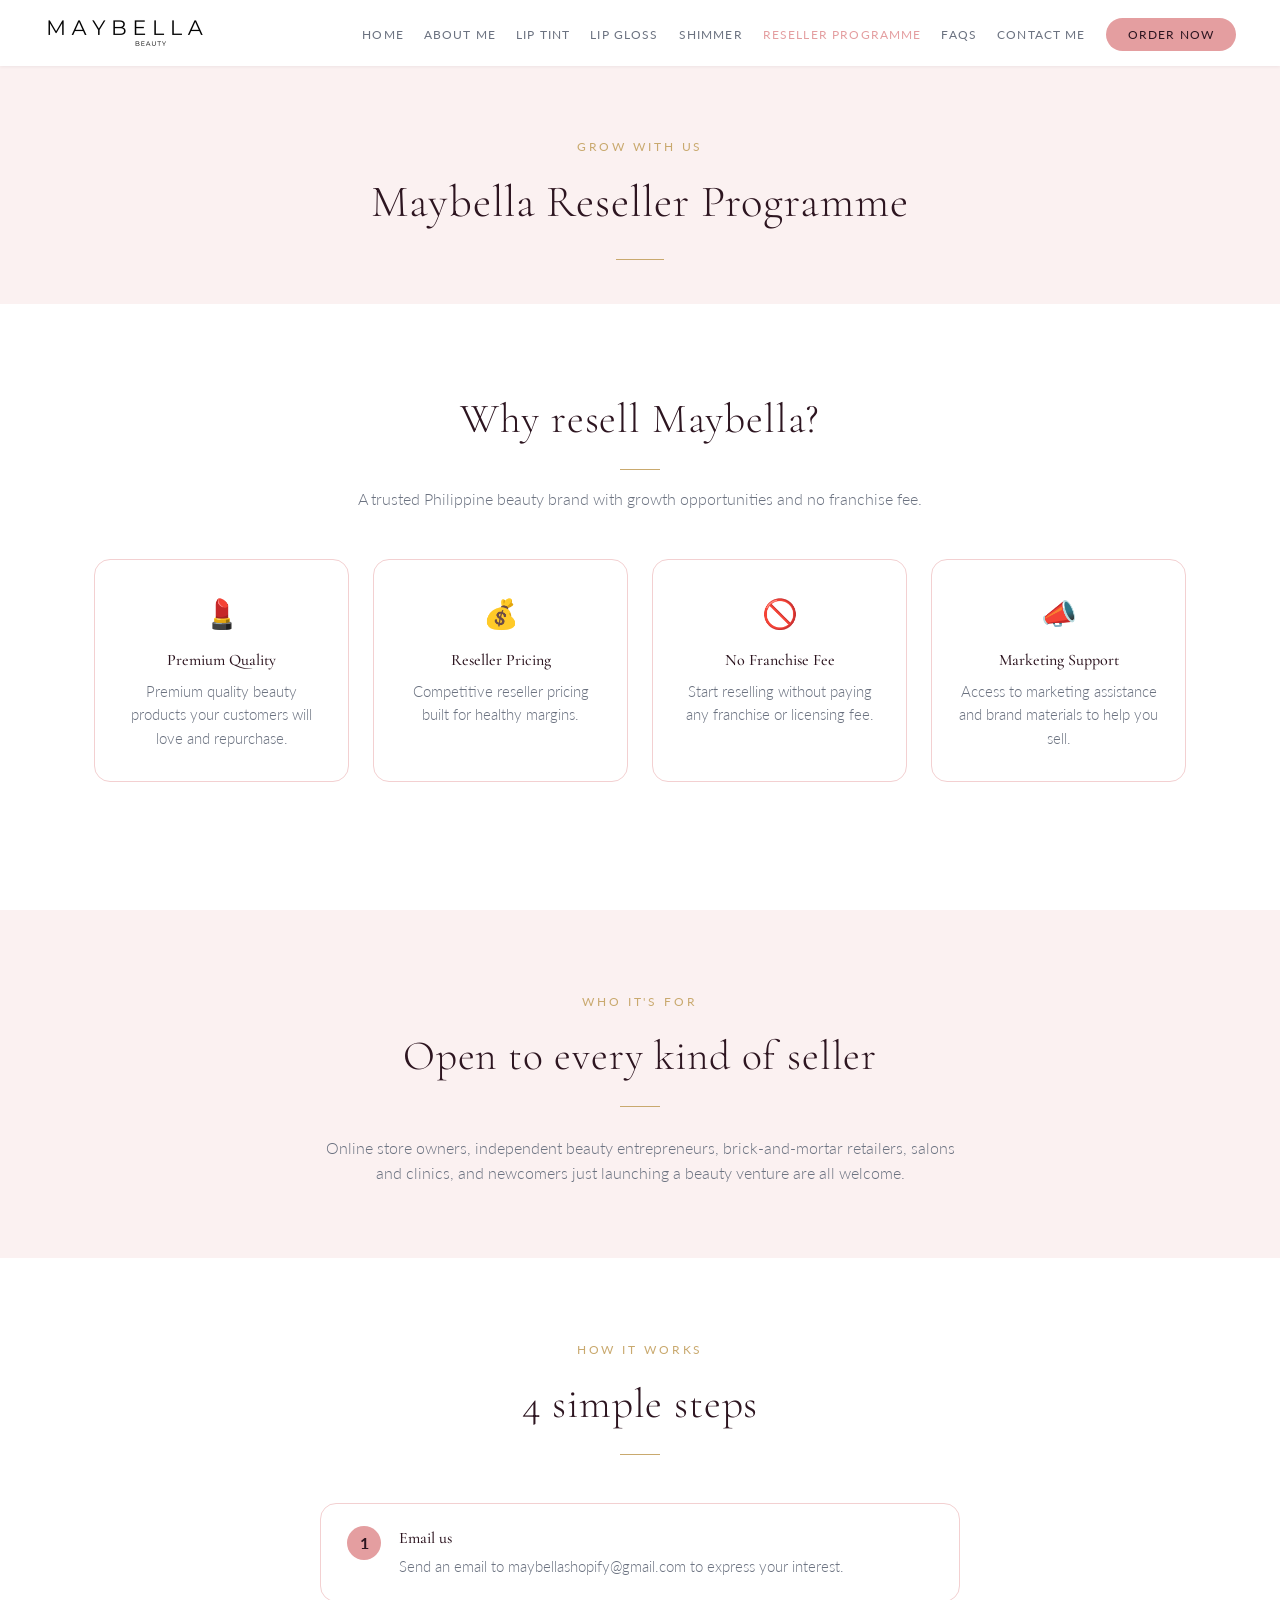
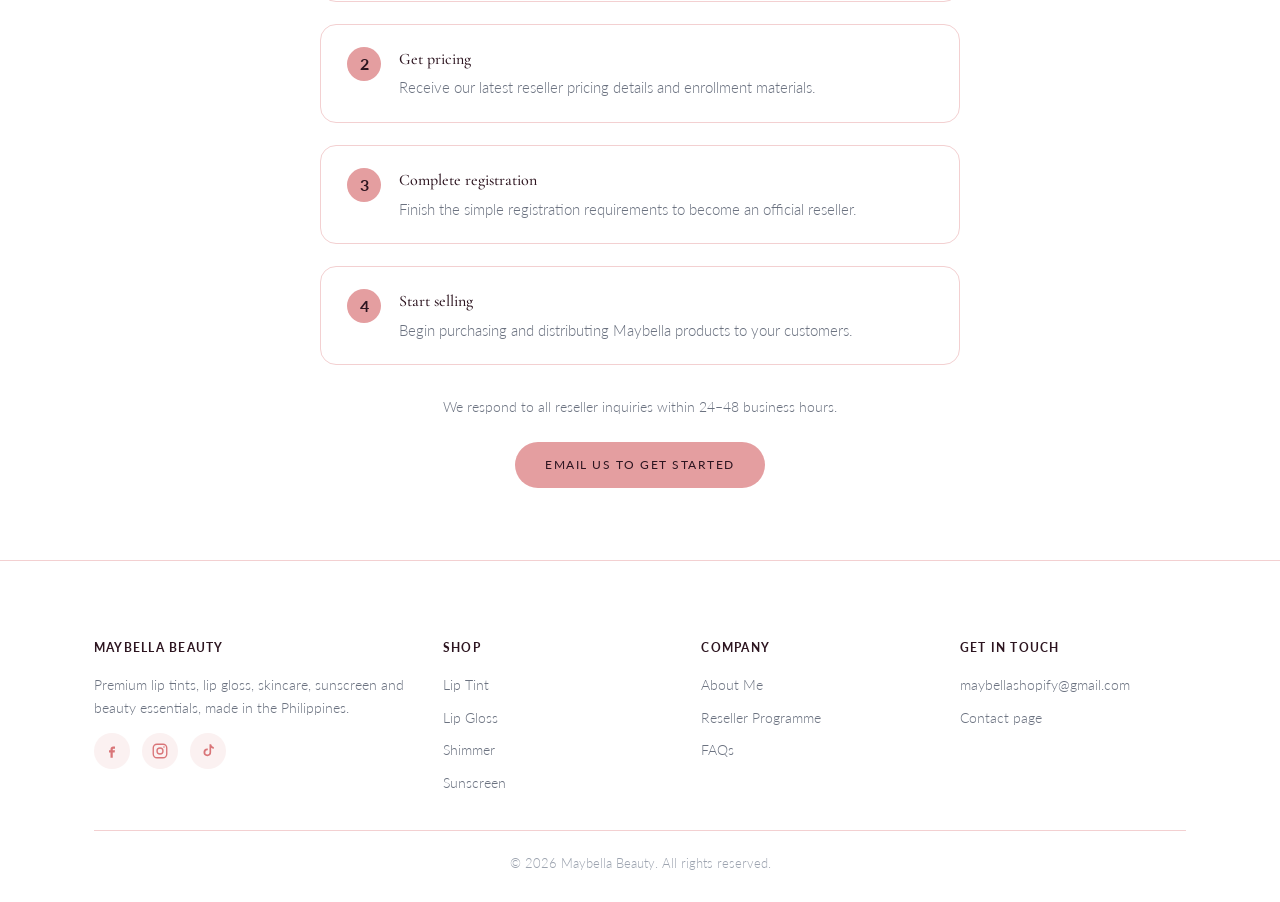
<file: reseller.html>
<!doctype html>
<html lang="en">
<head>
<meta charset="UTF-8">
<meta name="viewport" content="width=device-width, initial-scale=1, viewport-fit=cover">
<title>Reseller Programme · Maybella Beauty</title>
<meta name="description" content="Join the Maybella Beauty reseller programme: no franchise fee, competitive pricing and marketing support.">
<link rel="preconnect" href="https://fonts.googleapis.com">
<link rel="preconnect" href="https://fonts.gstatic.com" crossorigin>
<link href="https://fonts.googleapis.com/css2?family=Cormorant+Garamond:ital,wght@0,300;0,400;0,500;0,600;1,300;1,400&family=Lato:wght@300;400;700&display=swap" rel="stylesheet">
<link rel="icon" href="assets/favicon.ico" sizes="any">
<link rel="icon" href="assets/favicon.png" type="image/png">
<link rel="apple-touch-icon" href="assets/apple-touch-icon.png">
<link rel="stylesheet" href="style.css">
</head>
<body>

<header class="site-header">
  <div class="nav-inner">
    <a href="index.html" class="logo"><img src="assets/logo.webp" alt="Maybella Beauty"></a>
    <button class="menu-toggle" aria-label="Menu">☰</button>
    <nav class="main-nav">
      <ul>
        <li><a href="index.html">Home</a></li>
        <li><a href="about.html">About Me</a></li>
        <li><a href="lip-tints.html">Lip Tint</a></li>
        <li><a href="lip-gloss.html">Lip Gloss</a></li>
        <li><a href="shimmer.html">Shimmer</a></li>
        <li><a href="reseller.html">Reseller Programme</a></li>
        <li><a href="faq.html">FAQs</a></li>
        <li><a href="contact.html">Contact Me</a></li>
        <li><a href="contact.html" class="nav-cta">Order Now</a></li>
      </ul>
    </nav>
  </div>
</header>

<div class="page-hero">
  <div class="container">
    <p class="eyebrow">Grow With Us</p>
    <h1>Maybella Reseller Programme</h1>
  </div>
</div>

<section>
  <div class="container">
    <div class="section-head">
      <h2>Why resell Maybella?</h2>
      <p>A trusted Philippine beauty brand with growth opportunities and no franchise fee.</p>
    </div>
    <div class="perk-grid">
      <div class="perk-card"><div class="icon">💄</div><h4>Premium Quality</h4><p>Premium quality beauty products your customers will love and repurchase.</p></div>
      <div class="perk-card"><div class="icon">💰</div><h4>Reseller Pricing</h4><p>Competitive reseller pricing built for healthy margins.</p></div>
      <div class="perk-card"><div class="icon">🚫</div><h4>No Franchise Fee</h4><p>Start reselling without paying any franchise or licensing fee.</p></div>
      <div class="perk-card"><div class="icon">📣</div><h4>Marketing Support</h4><p>Access to marketing assistance and brand materials to help you sell.</p></div>
    </div>
  </div>
</section>

<section class="alt-bg">
  <div class="container">
    <div class="section-head">
      <p class="eyebrow">Who it's for</p>
      <h2>Open to every kind of seller</h2>
    </div>
    <p style="text-align:center;color:var(--ink-soft);max-width:640px;margin:-20px auto 0;">Online store owners, independent beauty entrepreneurs, brick-and-mortar retailers, salons and clinics, and newcomers just launching a beauty venture are all welcome.</p>
  </div>
</section>

<section>
  <div class="container">
    <div class="section-head">
      <p class="eyebrow">How it works</p>
      <h2>4 simple steps</h2>
    </div>
    <div class="steps">
      <div class="step"><div class="num">1</div><div><h4>Email us</h4><p>Send an email to maybellashopify@gmail.com to express your interest.</p></div></div>
      <div class="step"><div class="num">2</div><div><h4>Get pricing</h4><p>Receive our latest reseller pricing details and enrollment materials.</p></div></div>
      <div class="step"><div class="num">3</div><div><h4>Complete registration</h4><p>Finish the simple registration requirements to become an official reseller.</p></div></div>
      <div class="step"><div class="num">4</div><div><h4>Start selling</h4><p>Begin purchasing and distributing Maybella products to your customers.</p></div></div>
    </div>
    <p style="text-align:center;color:var(--ink-soft);margin-top:30px;font-size:0.9rem;">We respond to all reseller inquiries within 24–48 business hours.</p>
    <div style="text-align:center;margin-top:24px;">
      <a href="mailto:maybellashopify@gmail.com?subject=Reseller%20Programme%20Inquiry" class="btn btn-primary">Email Us to Get Started</a>
    </div>
  </div>
</section>

<footer>
  <div class="container">
    <div class="footer-grid">
      <div>
        <h5>Maybella Beauty</h5>
        <p>Premium lip tints, lip gloss, skincare, sunscreen and beauty essentials, made in the Philippines.</p>
        <div class="footer-social">
          <a href="https://www.facebook.com/profile.php?id=100089975888895" aria-label="Facebook"><svg viewBox="0 0 24 24" fill="currentColor" aria-hidden="true"><path d="M13.5 9H16V6h-2.5C11.6 6 10 7.6 10 9.5V11H8v3h2v7h3v-7h2.5l.5-3H13v-1.2c0-.5.3-.8.8-.8Z"/></svg></a>
          <a href="https://www.instagram.com/maybellabeauty/" aria-label="Instagram"><svg viewBox="0 0 24 24" fill="none" stroke="currentColor" stroke-width="1.8" aria-hidden="true"><rect x="3" y="3" width="18" height="18" rx="5"/><circle cx="12" cy="12" r="4"/><circle cx="17.3" cy="6.7" r="1.1" fill="currentColor" stroke="none"/></svg></a>
          <a href="https://www.tiktok.com/@maybellasignature" target="_blank" rel="noopener" aria-label="TikTok"><svg viewBox="0 0 24 24" fill="currentColor" aria-hidden="true"><path d="M14 3h2.2c.3 1.9 1.8 3.4 3.6 3.6v2.3a5.8 5.8 0 0 1-3.6-1.3v6.2a5.1 5.1 0 1 1-5.1-5.1c.2 0 .4 0 .6.1v2.3a2.8 2.8 0 1 0 2.3 2.8V3Z"/></svg></a>
        </div>
      </div>
      <div>
        <h5>Shop</h5>
        <ul><li><a href="lip-tints.html">Lip Tint</a></li><li><a href="lip-gloss.html">Lip Gloss</a></li><li><a href="shimmer.html">Shimmer</a></li><li><a href="lip-gloss.html#sunscreen-gel">Sunscreen</a></li></ul>
      </div>
      <div>
        <h5>Company</h5>
        <ul><li><a href="about.html">About Me</a></li><li><a href="reseller.html">Reseller Programme</a></li><li><a href="faq.html">FAQs</a></li></ul>
      </div>
      <div>
        <h5>Get in Touch</h5>
        <ul><li><a href="mailto:maybellashopify@gmail.com">maybellashopify@gmail.com</a></li><li><a href="contact.html">Contact page</a></li></ul>
      </div>
    </div>
    <div class="footer-bottom">© 2026 Maybella Beauty. All rights reserved.</div>
  </div>
</footer>

<script src="script.js"></script>
</body>
</html>
</file>
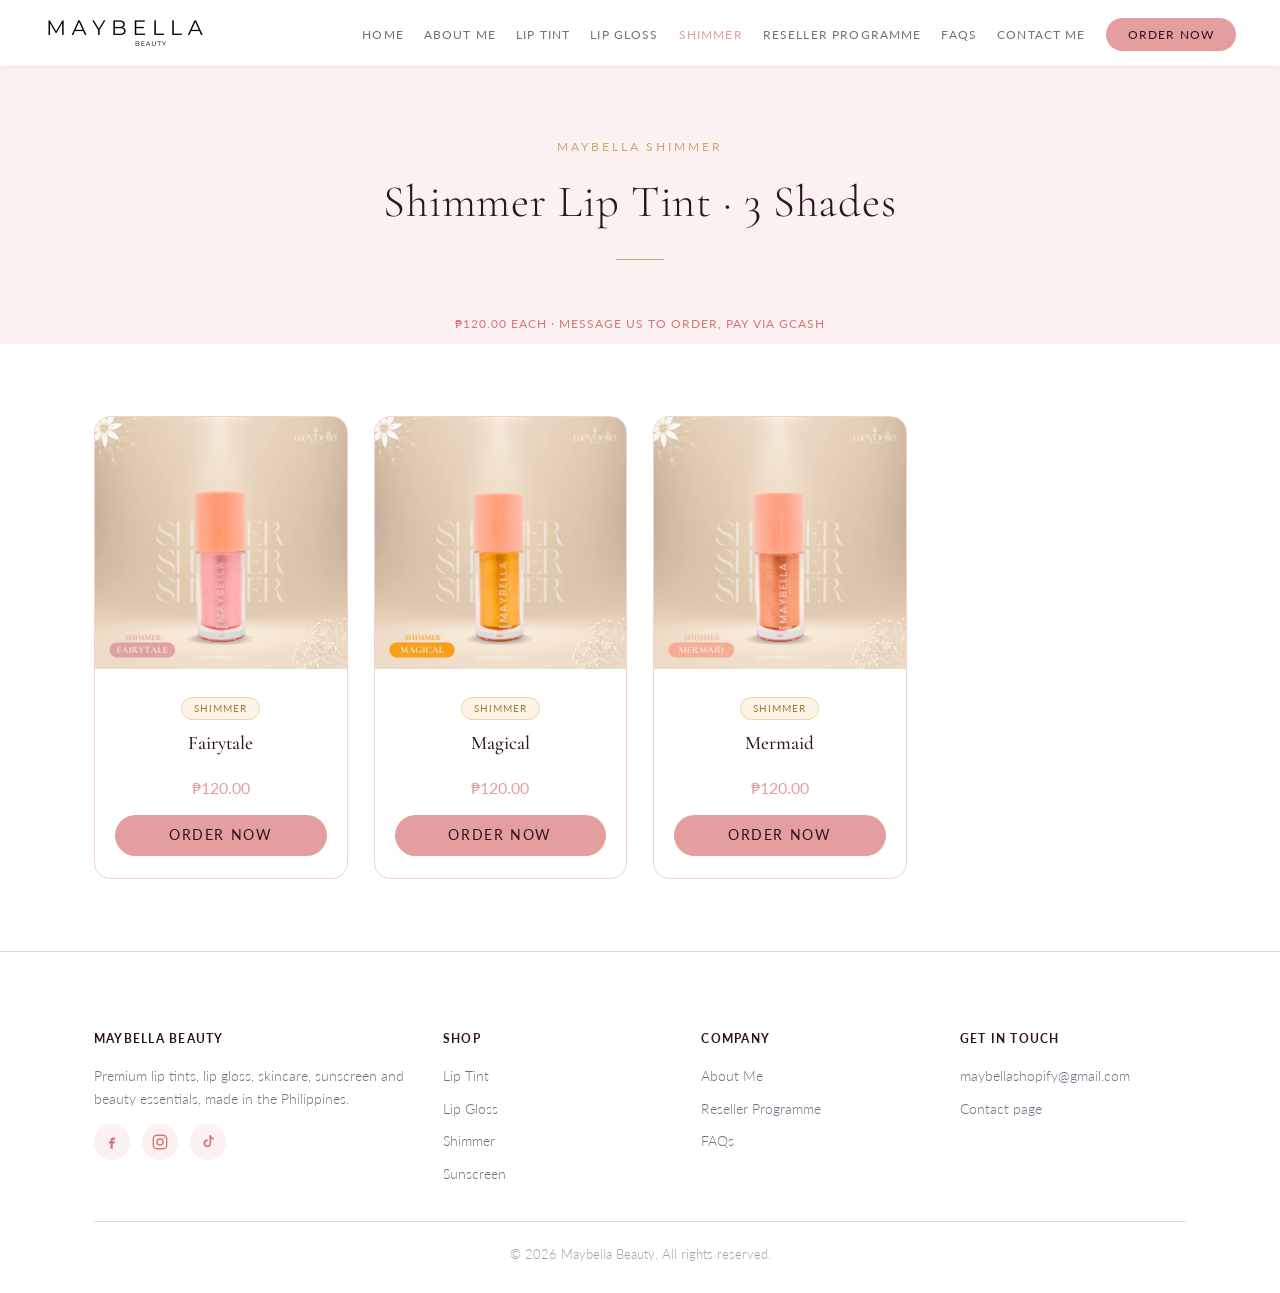
<file: shimmer.html>
<!doctype html>
<html lang="en">
<head>
<meta charset="UTF-8">
<meta name="viewport" content="width=device-width, initial-scale=1, viewport-fit=cover">
<title>Shimmer Lip Tint · Maybella Beauty</title>
<meta name="description" content="Shop 3 shades of Maybella Shimmer lip tint, ₱120 each. Order via Messenger or GCash.">
<link rel="preconnect" href="https://fonts.googleapis.com">
<link rel="preconnect" href="https://fonts.gstatic.com" crossorigin>
<link href="https://fonts.googleapis.com/css2?family=Cormorant+Garamond:ital,wght@0,300;0,400;0,500;0,600;1,300;1,400&family=Lato:wght@300;400;700&display=swap" rel="stylesheet">
<link rel="icon" href="assets/favicon.ico" sizes="any">
<link rel="icon" href="assets/favicon.png" type="image/png">
<link rel="apple-touch-icon" href="assets/apple-touch-icon.png">
<link rel="stylesheet" href="style.css">
</head>
<body>

<header class="site-header">
  <div class="nav-inner">
    <a href="index.html" class="logo"><img src="assets/logo.webp" alt="Maybella Beauty"></a>
    <button class="menu-toggle" aria-label="Menu">☰</button>
    <nav class="main-nav">
      <ul>
        <li><a href="index.html">Home</a></li>
        <li><a href="about.html">About Me</a></li>
        <li><a href="lip-tints.html">Lip Tint</a></li>
        <li><a href="lip-gloss.html">Lip Gloss</a></li>
        <li><a href="shimmer.html">Shimmer</a></li>
        <li><a href="reseller.html">Reseller Programme</a></li>
        <li><a href="faq.html">FAQs</a></li>
        <li><a href="contact.html">Contact Me</a></li>
        <li><a href="contact.html" class="nav-cta">Order Now</a></li>
      </ul>
    </nav>
  </div>
</header>

<div class="page-hero">
  <div class="container">
    <p class="eyebrow">Maybella Shimmer</p>
    <h1>Shimmer Lip Tint · 3 Shades</h1>
  </div>
</div>
<div class="banner-note">₱120.00 each · Message us to order, pay via GCash</div>

<section>
  <div class="container">
    <div class="product-grid">
      <div class="product-card">
        <div class="product-photo"><img src="assets/shimmer/fairytale.webp" alt="Maybella Shimmer, Fairytale"></div>
        <div class="product-info"><p class="cat">Shimmer</p><h3>Fairytale</h3><p class="price">₱120.00</p><a href="contact.html" class="btn btn-primary">Order Now</a></div>
      </div>
      <div class="product-card">
        <div class="product-photo"><img src="assets/shimmer/magical.webp" alt="Maybella Shimmer, Magical"></div>
        <div class="product-info"><p class="cat">Shimmer</p><h3>Magical</h3><p class="price">₱120.00</p><a href="contact.html" class="btn btn-primary">Order Now</a></div>
      </div>
      <div class="product-card">
        <div class="product-photo"><img src="assets/shimmer/mermaid.webp" alt="Maybella Shimmer, Mermaid"></div>
        <div class="product-info"><p class="cat">Shimmer</p><h3>Mermaid</h3><p class="price">₱120.00</p><a href="contact.html" class="btn btn-primary">Order Now</a></div>
      </div>
    </div>
  </div>
</section>

<footer>
  <div class="container">
    <div class="footer-grid">
      <div>
        <h5>Maybella Beauty</h5>
        <p>Premium lip tints, lip gloss, skincare, sunscreen and beauty essentials, made in the Philippines.</p>
        <div class="footer-social">
          <a href="https://www.facebook.com/profile.php?id=100089975888895" aria-label="Facebook"><svg viewBox="0 0 24 24" fill="currentColor" aria-hidden="true"><path d="M13.5 9H16V6h-2.5C11.6 6 10 7.6 10 9.5V11H8v3h2v7h3v-7h2.5l.5-3H13v-1.2c0-.5.3-.8.8-.8Z"/></svg></a>
          <a href="https://www.instagram.com/maybellabeauty/" aria-label="Instagram"><svg viewBox="0 0 24 24" fill="none" stroke="currentColor" stroke-width="1.8" aria-hidden="true"><rect x="3" y="3" width="18" height="18" rx="5"/><circle cx="12" cy="12" r="4"/><circle cx="17.3" cy="6.7" r="1.1" fill="currentColor" stroke="none"/></svg></a>
          <a href="https://www.tiktok.com/@maybellasignature" target="_blank" rel="noopener" aria-label="TikTok"><svg viewBox="0 0 24 24" fill="currentColor" aria-hidden="true"><path d="M14 3h2.2c.3 1.9 1.8 3.4 3.6 3.6v2.3a5.8 5.8 0 0 1-3.6-1.3v6.2a5.1 5.1 0 1 1-5.1-5.1c.2 0 .4 0 .6.1v2.3a2.8 2.8 0 1 0 2.3 2.8V3Z"/></svg></a>
        </div>
      </div>
      <div>
        <h5>Shop</h5>
        <ul><li><a href="lip-tints.html">Lip Tint</a></li><li><a href="lip-gloss.html">Lip Gloss</a></li><li><a href="shimmer.html">Shimmer</a></li><li><a href="lip-gloss.html#sunscreen-gel">Sunscreen</a></li></ul>
      </div>
      <div>
        <h5>Company</h5>
        <ul><li><a href="about.html">About Me</a></li><li><a href="reseller.html">Reseller Programme</a></li><li><a href="faq.html">FAQs</a></li></ul>
      </div>
      <div>
        <h5>Get in Touch</h5>
        <ul><li><a href="mailto:maybellashopify@gmail.com">maybellashopify@gmail.com</a></li><li><a href="contact.html">Contact page</a></li></ul>
      </div>
    </div>
    <div class="footer-bottom">© 2026 Maybella Beauty. All rights reserved.</div>
  </div>
</footer>

<script src="script.js"></script>
</body>
</html>
</file>
<file: style.css>
:root {
  --cream: #ffffff;
  --cream-dark: #fbf1f1;
  --ink: #2d1520;
  --ink-soft: #6b7280;
  --ink-faint: #9ca3af;
  --rose: #e49ea0;
  --rose-dark: #d97578;
  --rose-light: #f3d0d1;
  --rose-pale: #fbf1f1;
  --gold: #c9a96e;
  --gold-soft: #fdf4e7;
  --gold-text: #a07c3a;
  --gold-line: #e8d5a3;
  --border: #f3d0d1;
  --border-alt: #f6e1e2;
  --radius: 16px;
  --shadow: 0 6px 18px rgba(45, 21, 32, 0.12);
  --serif: 'Cormorant Garamond', Georgia, serif;
  --sans: 'Lato', 'Segoe UI', sans-serif;
}

* { box-sizing: border-box; }

html { scroll-behavior: smooth; }

body {
  margin: 0;
  font-family: var(--sans);
  font-weight: 300;
  color: var(--ink);
  background: var(--cream);
  line-height: 1.6;
}

h1, h2, h3, h4 { font-family: var(--serif); font-weight: 400; margin: 0; }

a { color: inherit; text-decoration: none; }

img { max-width: 100%; display: block; }

.container {
  max-width: 1140px;
  margin: 0 auto;
  padding: 0 24px;
}

/* ---------- Header ---------- */
header.site-header {
  position: sticky;
  top: 0;
  z-index: 50;
  background: #fff;
  box-shadow: 0 1px 3px rgba(45, 21, 32, 0.06);
}

.nav-inner {
  display: flex;
  align-items: center;
  justify-content: space-between;
  gap: 20px;
  padding: 16px 24px;
  max-width: 1240px;
  margin: 0 auto;
}

.logo {
  display: flex;
  align-items: center;
  flex-shrink: 0;
}

.logo img {
  height: 34px;
  width: auto;
}

nav.main-nav ul {
  list-style: none;
  display: flex;
  gap: 20px;
  margin: 0;
  padding: 0;
}

nav.main-nav a {
  font-size: 0.72rem;
  font-weight: 400;
  text-transform: uppercase;
  letter-spacing: 0.1em;
  color: var(--ink-soft);
  transition: color 0.2s;
  position: relative;
  white-space: nowrap;
}

nav.main-nav a:hover, nav.main-nav a.active { color: var(--rose); }

.nav-cta {
  background: var(--rose);
  color: var(--ink) !important;
  padding: 10px 22px;
  border-radius: 999px;
  font-weight: 400 !important;
  font-size: 0.72rem !important;
  transition: opacity 0.2s;
}

.nav-cta:hover { opacity: 0.9; }

.menu-toggle {
  display: none;
  background: none;
  border: none;
  font-size: 1.6rem;
  color: var(--rose-dark);
  cursor: pointer;
  padding: 10px;
  margin: -10px;
  line-height: 1;
}

@media (max-width: 1080px) {
  nav.main-nav {
    display: none;
    position: absolute;
    top: 100%;
    left: 0;
    right: 0;
    background: #fff;
    border-top: 1px solid var(--border);
    box-shadow: 0 6px 18px rgba(45, 21, 32, 0.08);
  }
  nav.main-nav.open { display: block; }
  nav.main-nav ul {
    flex-direction: column;
    padding: 20px 24px 28px;
    gap: 18px;
  }
  .menu-toggle { display: block; }
}

/* ---------- Hero ---------- */
.hero {
  padding: 90px 0 70px;
  text-align: center;
  background: radial-gradient(circle at 50% -10%, var(--rose-light) 0%, var(--cream) 60%);
}

.hero .eyebrow {
  text-transform: uppercase;
  letter-spacing: 0.25em;
  font-size: 0.75rem;
  color: var(--gold);
  font-weight: 400;
}

.hero h1 {
  font-family: var(--serif);
  font-weight: 300;
  font-size: clamp(2.2rem, 5vw, 3.6rem);
  letter-spacing: 0.02em;
  margin: 14px 0 0;
  color: var(--ink);
}

.hero h1::after {
  content: "";
  display: block;
  width: 48px;
  height: 1px;
  background: var(--gold);
  margin: 22px auto 22px;
}

.hero p.lead {
  max-width: 560px;
  margin: 0 auto 32px;
  color: var(--ink-soft);
  font-size: 1.05rem;
  font-weight: 300;
}

.btn {
  display: inline-flex;
  align-items: center;
  justify-content: center;
  gap: 8px;
  padding: 13px 30px;
  border-radius: 999px;
  font-family: var(--sans);
  font-weight: 400;
  font-size: 0.78rem;
  text-transform: uppercase;
  letter-spacing: 0.12em;
  cursor: pointer;
  border: none;
  transition: opacity 0.2s, background 0.2s;
}

.btn-primary { background: var(--rose); color: var(--ink); }
.btn-primary:hover { opacity: 0.9; }

.btn-outline {
  background: transparent;
  border: 1.5px solid var(--rose);
  color: var(--rose);
}
.btn-outline:hover { background: var(--rose-pale); }

.hero-actions { display: flex; gap: 16px; justify-content: center; flex-wrap: wrap; }

.hero-photo {
  margin-top: 48px;
  line-height: 0;
}

.hero-photo img { width: 100%; }

/* ---------- Shade strip ---------- */
.shade-strip {
  display: flex;
  justify-content: center;
  gap: 14px;
  flex-wrap: wrap;
  margin-top: 48px;
}

.shade-dot {
  width: 46px;
  height: 46px;
  border-radius: 50%;
  border: 3px solid #fff;
  box-shadow: var(--shadow);
}

/* ---------- Sections ---------- */
section { padding: 72px 0; }

.section-head { text-align: center; max-width: 620px; margin: 0 auto 48px; }

.section-head .eyebrow {
  text-transform: uppercase;
  letter-spacing: 0.25em;
  font-size: 0.72rem;
  color: var(--gold);
  font-weight: 400;
}

.section-head h2 {
  font-family: var(--serif);
  font-weight: 300;
  font-size: clamp(1.8rem, 3.5vw, 2.6rem);
  letter-spacing: 0.02em;
  margin: 10px 0 0;
}

.section-head h2::after {
  content: "";
  display: block;
  width: 40px;
  height: 1px;
  background: var(--gold);
  margin: 16px auto;
}

.section-head p { color: var(--ink-soft); font-weight: 300; }

.alt-bg { background: var(--cream-dark); }

/* ---------- Product grid ---------- */
.product-grid {
  display: grid;
  grid-template-columns: repeat(auto-fill, minmax(230px, 1fr));
  gap: 26px;
}

.product-card {
  background: #fff;
  border-radius: var(--radius);
  border: 1px solid var(--border);
  box-shadow: none;
  overflow: hidden;
  transition: transform 0.25s ease, box-shadow 0.25s ease;
}

.product-card:hover { transform: translateY(-4px); box-shadow: 0 10px 24px rgba(45, 21, 32, 0.08); }

.product-swatch {
  height: 170px;
  position: relative;
  display: flex;
  align-items: flex-end;
  justify-content: center;
  overflow: hidden;
}

.product-swatch::after {
  content: "";
  position: absolute;
  inset: 0;
  background: linear-gradient(180deg, rgba(255,255,255,0.15), rgba(0,0,0,0.12));
}

.product-photo {
  aspect-ratio: 1;
  overflow: hidden;
  background: var(--cream-dark);
}

.product-photo img {
  width: 100%;
  height: 100%;
  object-fit: cover;
}

.tube {
  width: 44px;
  height: 100px;
  border-radius: 10px 10px 4px 4px;
  background: rgba(255,255,255,0.35);
  margin-bottom: -10px;
  border: 2px solid rgba(255,255,255,0.6);
  z-index: 2;
}

.product-info { padding: 18px 20px 22px; text-align: center; }

.product-info .cat {
  display: inline-block;
  font-size: 0.62rem;
  letter-spacing: 0.1em;
  text-transform: uppercase;
  color: var(--gold-text);
  font-weight: 400;
  background: var(--gold-soft);
  border: 1px solid var(--gold-line);
  border-radius: 999px;
  padding: 3px 12px;
  margin-bottom: 2px;
}

.product-info h3 {
  font-family: var(--serif);
  font-weight: 500;
  font-size: 1.2rem;
  margin: 6px 0 4px;
}

.product-info .price {
  color: var(--rose);
  font-weight: 400;
  margin-bottom: 14px;
}

.product-info .btn { width: 100%; padding: 10px 0; font-size: 0.85rem; }

.mockup-note {
  text-align: center;
  font-size: 0.8rem;
  color: var(--ink-soft);
  margin-top: 40px;
  opacity: 0.75;
}

/* ---------- About ---------- */
.about-grid {
  display: grid;
  grid-template-columns: 1fr 1fr;
  gap: 56px;
  align-items: center;
}

.founder-card {
  background: #fff;
  border-radius: var(--radius);
  border: 1px solid var(--border);
  padding: 40px;
  text-align: center;
}

.founder-photo {
  width: 130px;
  height: 130px;
  border-radius: 50%;
  margin: 0 auto 18px;
  object-fit: cover;
  box-shadow: var(--shadow);
}

.founder-card h3 { font-family: var(--serif); font-weight: 500; margin: 6px 0 2px; }
.founder-card .role {
  color: var(--gold-text);
  font-size: 0.72rem;
  text-transform: uppercase;
  letter-spacing: 0.15em;
  font-weight: 400;
  margin-bottom: 14px;
}

.mv-cards { display: grid; grid-template-columns: 1fr 1fr; gap: 20px; margin-top: 40px; }
.mv-card { background: #fff; border-radius: var(--radius); border: 1px solid var(--border); padding: 28px; }
.mv-card h4 { font-family: var(--serif); font-weight: 500; color: var(--rose); margin-top: 0; }

@media (max-width: 780px) {
  .about-grid, .mv-cards { grid-template-columns: 1fr; }
}

/* ---------- Reseller ---------- */
.perk-grid {
  display: grid;
  grid-template-columns: repeat(auto-fit, minmax(220px, 1fr));
  gap: 24px;
  margin-bottom: 56px;
}

.perk-card {
  background: #fff;
  border-radius: var(--radius);
  border: 1px solid var(--border);
  padding: 30px 26px;
  text-align: center;
}

.perk-card .icon { font-size: 1.8rem; margin-bottom: 12px; }
.perk-card h4 { font-family: var(--serif); font-weight: 500; margin: 6px 0; }
.perk-card p { color: var(--ink-soft); font-size: 0.92rem; margin: 0; font-weight: 300; }

.steps { counter-reset: step; display: grid; gap: 22px; max-width: 640px; margin: 0 auto; }

.step {
  display: flex;
  gap: 18px;
  align-items: flex-start;
  background: #fff;
  border-radius: var(--radius);
  border: 1px solid var(--border);
  padding: 22px 26px;
}

.step .num {
  flex: 0 0 auto;
  width: 34px;
  height: 34px;
  border-radius: 50%;
  background: var(--rose);
  color: var(--ink);
  display: flex;
  align-items: center;
  justify-content: center;
  font-weight: 700;
}

.step h4 { margin: 0 0 4px; font-family: var(--serif); font-weight: 500; }
.step p { margin: 0; color: var(--ink-soft); font-size: 0.92rem; font-weight: 300; }

/* ---------- FAQ ---------- */
.faq-list { max-width: 720px; margin: 0 auto; }

.faq-item {
  background: #fff;
  border-radius: 14px;
  border: 1px solid var(--border);
  margin-bottom: 14px;
  overflow: hidden;
}

.faq-q {
  width: 100%;
  text-align: left;
  background: none;
  border: none;
  padding: 20px 24px;
  font-family: var(--sans);
  font-weight: 500;
  font-size: 0.98rem;
  cursor: pointer;
  display: flex;
  justify-content: space-between;
  align-items: center;
  gap: 16px;
  color: var(--ink);
}

.faq-q .plus { flex-shrink: 0; color: var(--rose); font-size: 1.3rem; transition: transform 0.2s; }
.faq-item.open .faq-q .plus { transform: rotate(45deg); }

.faq-a {
  max-height: 0;
  overflow: hidden;
  transition: max-height 0.3s ease, padding 0.3s ease;
  padding: 0 24px;
  color: var(--ink-soft);
  font-size: 0.92rem;
  font-weight: 300;
}

.faq-item.open .faq-a { max-height: 300px; padding: 0 24px 20px; }

/* ---------- Contact ---------- */
.contact-grid {
  display: grid;
  grid-template-columns: 1.1fr 0.9fr;
  gap: 40px;
}

.contact-card, .qr-card {
  background: #fff;
  border-radius: var(--radius);
  border: 1px solid var(--border);
  padding: 34px;
}

.contact-method {
  display: flex;
  align-items: center;
  gap: 14px;
  padding: 14px 0;
  border-bottom: 1px solid var(--cream-dark);
}

.contact-method:last-child { border-bottom: none; }

.contact-method .ic {
  width: 40px; height: 40px;
  border-radius: 50%;
  background: var(--rose-light);
  display: flex; align-items: center; justify-content: center;
  font-size: 1.1rem;
  color: var(--rose-dark);
  flex-shrink: 0;
}

.contact-method .ic svg { width: 20px; height: 20px; }

.qr-box {
  display: block;
  width: 200px;
  max-width: 100%;
  margin: 0 auto 16px;
  border-radius: 16px;
  border: 1px solid var(--border);
  box-shadow: 0 6px 18px rgba(45,21,32,.12);
}

.payment-methods {
  margin-top: 22px;
  padding-top: 18px;
  border-top: 1px solid var(--cream-dark);
}

.payment-methods-label {
  font-size: 0.75rem;
  letter-spacing: 0.08em;
  text-transform: uppercase;
  color: var(--ink-faint);
  text-align: center;
  margin: 0 0 12px;
}

.payment-methods ul {
  list-style: none;
  margin: 0;
  padding: 0;
}

.payment-methods li {
  display: flex;
  justify-content: space-between;
  align-items: baseline;
  gap: 10px;
  padding: 8px 0;
  border-bottom: 1px solid var(--cream-dark);
  font-size: 0.85rem;
}

.payment-methods li:last-child { border-bottom: none; }

.payment-methods li strong { color: var(--ink); font-weight: 600; flex-shrink: 0; }

.payment-methods li span { color: var(--ink-soft); text-align: right; }

.payment-methods-note {
  text-align: center;
  color: var(--ink-faint);
  font-size: 0.78rem;
  margin: 10px 0 0;
}

@media (max-width: 780px) { .contact-grid { grid-template-columns: 1fr; } }
@media (max-width: 420px) {
  .payment-methods li { flex-direction: column; gap: 2px; }
  .payment-methods li span { text-align: left; }
}

.contact-form {
  max-width: 600px;
  margin: 0 auto;
  background: #fff;
  border: 1px solid var(--border);
  border-radius: var(--radius);
  padding: 36px;
}

.contact-form label {
  display: block;
  font-size: 0.72rem;
  text-transform: uppercase;
  letter-spacing: 0.1em;
  color: var(--ink-soft);
  margin-bottom: 6px;
}

.contact-form .form-row {
  display: grid;
  grid-template-columns: 1fr 1fr;
  gap: 18px;
}

.contact-form input,
.contact-form textarea {
  width: 100%;
  border: 1px solid var(--border);
  border-radius: 10px;
  padding: 11px 14px;
  font-family: var(--sans);
  font-size: 0.92rem;
  font-weight: 300;
  color: var(--ink);
  margin-bottom: 20px;
  background: #fff;
}

.contact-form input:focus,
.contact-form textarea:focus {
  outline: none;
  border-color: var(--rose);
}

.contact-form textarea { resize: vertical; }

.contact-form .btn { width: 100%; }

@media (max-width: 600px) {
  .contact-form .form-row { grid-template-columns: 1fr; }
}

/* ---------- Footer ---------- */
footer {
  background: #fff;
  color: var(--ink-soft);
  border-top: 1px solid var(--border);
  padding: 56px 0 28px;
}

.footer-grid {
  display: grid;
  grid-template-columns: 1.4fr 1fr 1fr 1fr;
  gap: 32px;
  margin-bottom: 36px;
}

footer h5 {
  font-family: var(--sans);
  font-weight: 700;
  text-transform: uppercase;
  letter-spacing: 0.1em;
  color: var(--ink);
  margin-bottom: 16px;
  font-size: 0.78rem;
}

footer p, footer li { color: var(--ink-soft); font-size: 0.88rem; font-weight: 300; }

footer ul { list-style: none; padding: 0; margin: 0; display: grid; gap: 10px; }
footer a:hover { color: var(--rose); }

.footer-social { display: flex; gap: 12px; margin-top: 14px; }
.footer-social a {
  width: 36px; height: 36px;
  border-radius: 50%;
  background: var(--rose-pale);
  display: flex; align-items: center; justify-content: center;
  color: var(--rose-dark);
}
.footer-social a:hover { background: var(--rose); color: var(--ink); }
.footer-social a svg { width: 18px; height: 18px; }

.footer-bottom {
  border-top: 1px solid var(--border);
  padding-top: 22px;
  text-align: center;
  font-size: 0.8rem;
  color: var(--ink-faint);
}

.footer-bottom strong { color: var(--ink-soft); }

@media (max-width: 860px) {
  .footer-grid { grid-template-columns: 1fr 1fr; }
}

/* ---------- Page header (non-home) ---------- */
.page-hero {
  padding: 60px 0 44px;
  text-align: center;
  background: var(--cream-dark);
}
.page-hero .eyebrow {
  text-transform: uppercase; letter-spacing: 0.25em; font-size: 0.72rem;
  color: var(--gold); font-weight: 400;
}
.page-hero h1 {
  font-family: var(--serif);
  font-weight: 300;
  letter-spacing: 0.02em;
  font-size: clamp(2rem, 4vw, 2.8rem);
  margin: 10px 0 0;
}
.page-hero h1::after {
  content: "";
  display: block;
  width: 48px;
  height: 1px;
  background: var(--gold);
  margin: 20px auto 0;
}

.banner-note {
  background: var(--rose-pale);
  color: var(--rose-dark);
  text-align: center;
  font-size: 0.78rem;
  font-weight: 400;
  text-transform: uppercase;
  letter-spacing: 0.08em;
  padding: 10px 16px;
}

/* ---------- Mobile tightening ---------- */
@media (max-width: 600px) {
  section { padding: 48px 0; }
  .hero { padding: 56px 0 40px; }
  .page-hero { padding: 40px 0 32px; }
  footer { padding: 40px 0 24px; }
  .founder-card { padding: 28px 24px; }
  .contact-card, .qr-card { padding: 24px; }
  .contact-form { padding: 24px; }
  .section-head { margin-bottom: 32px; }
}
</file>
